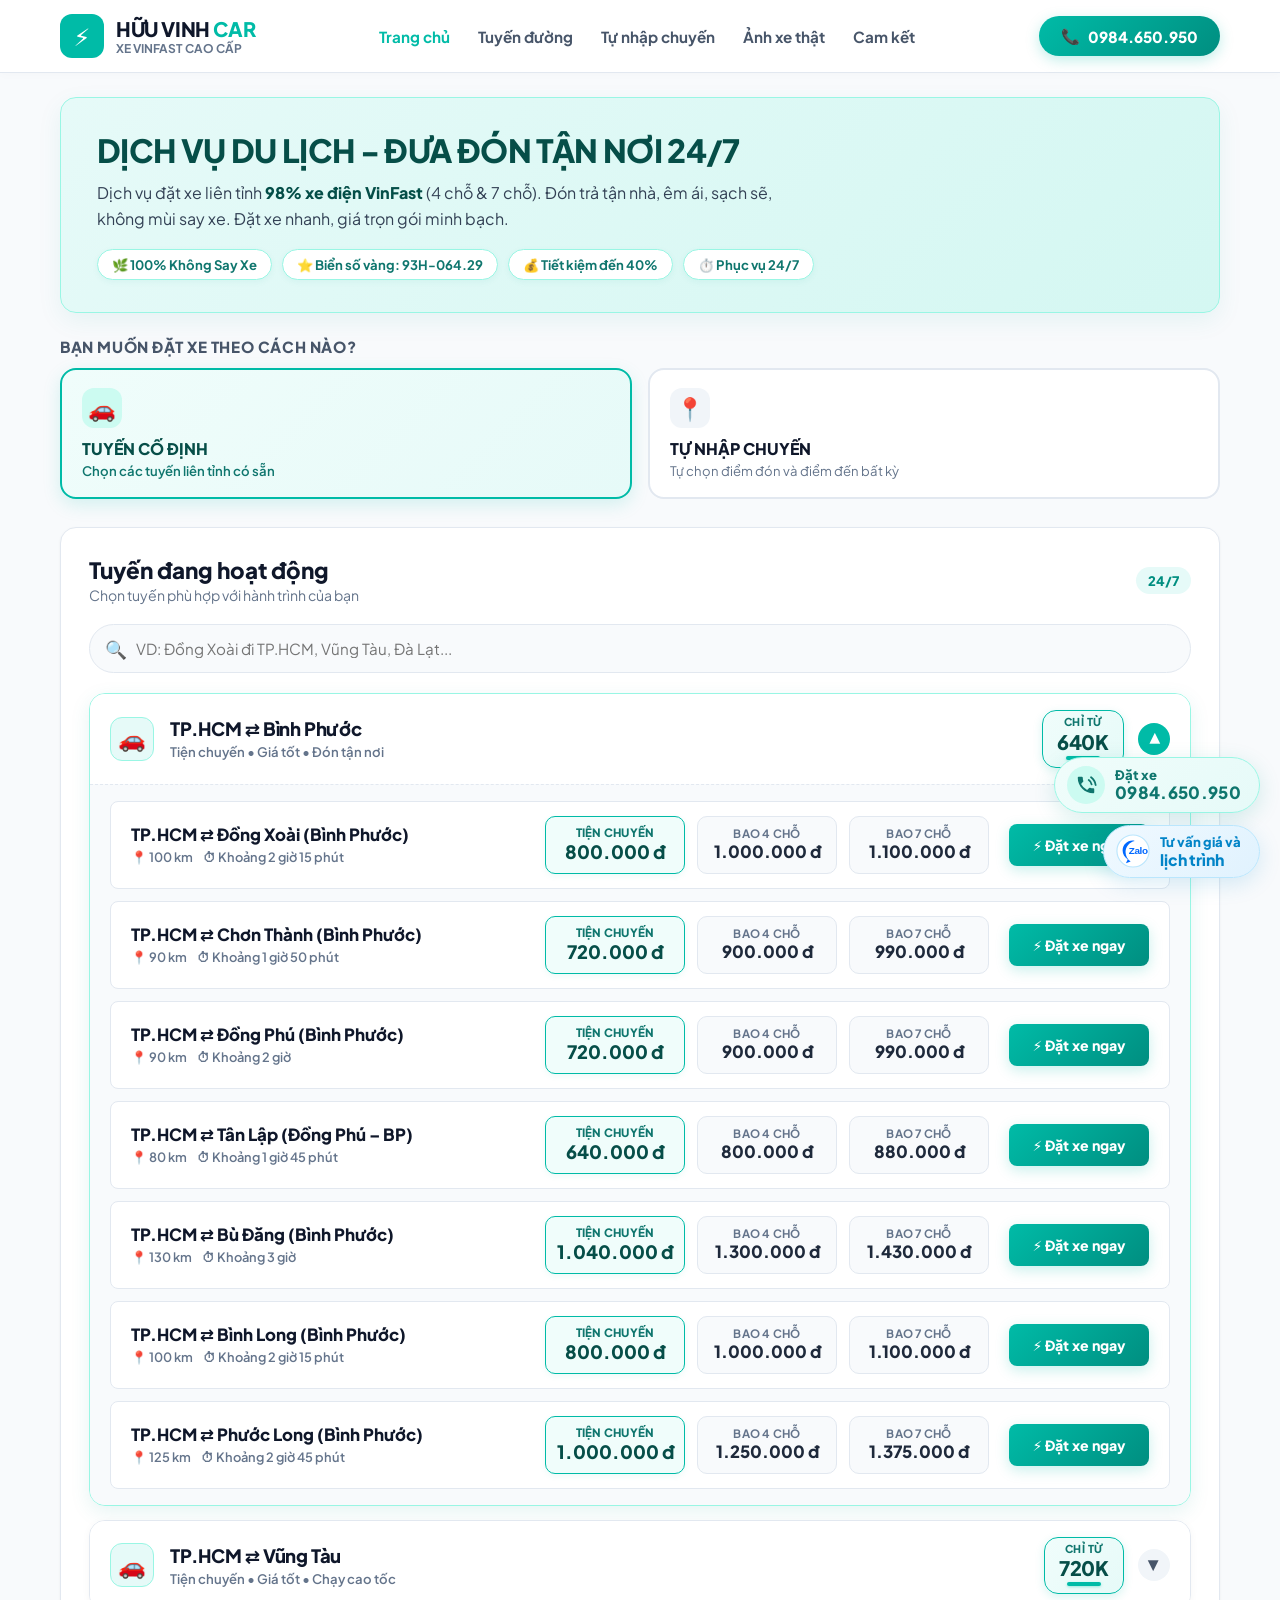
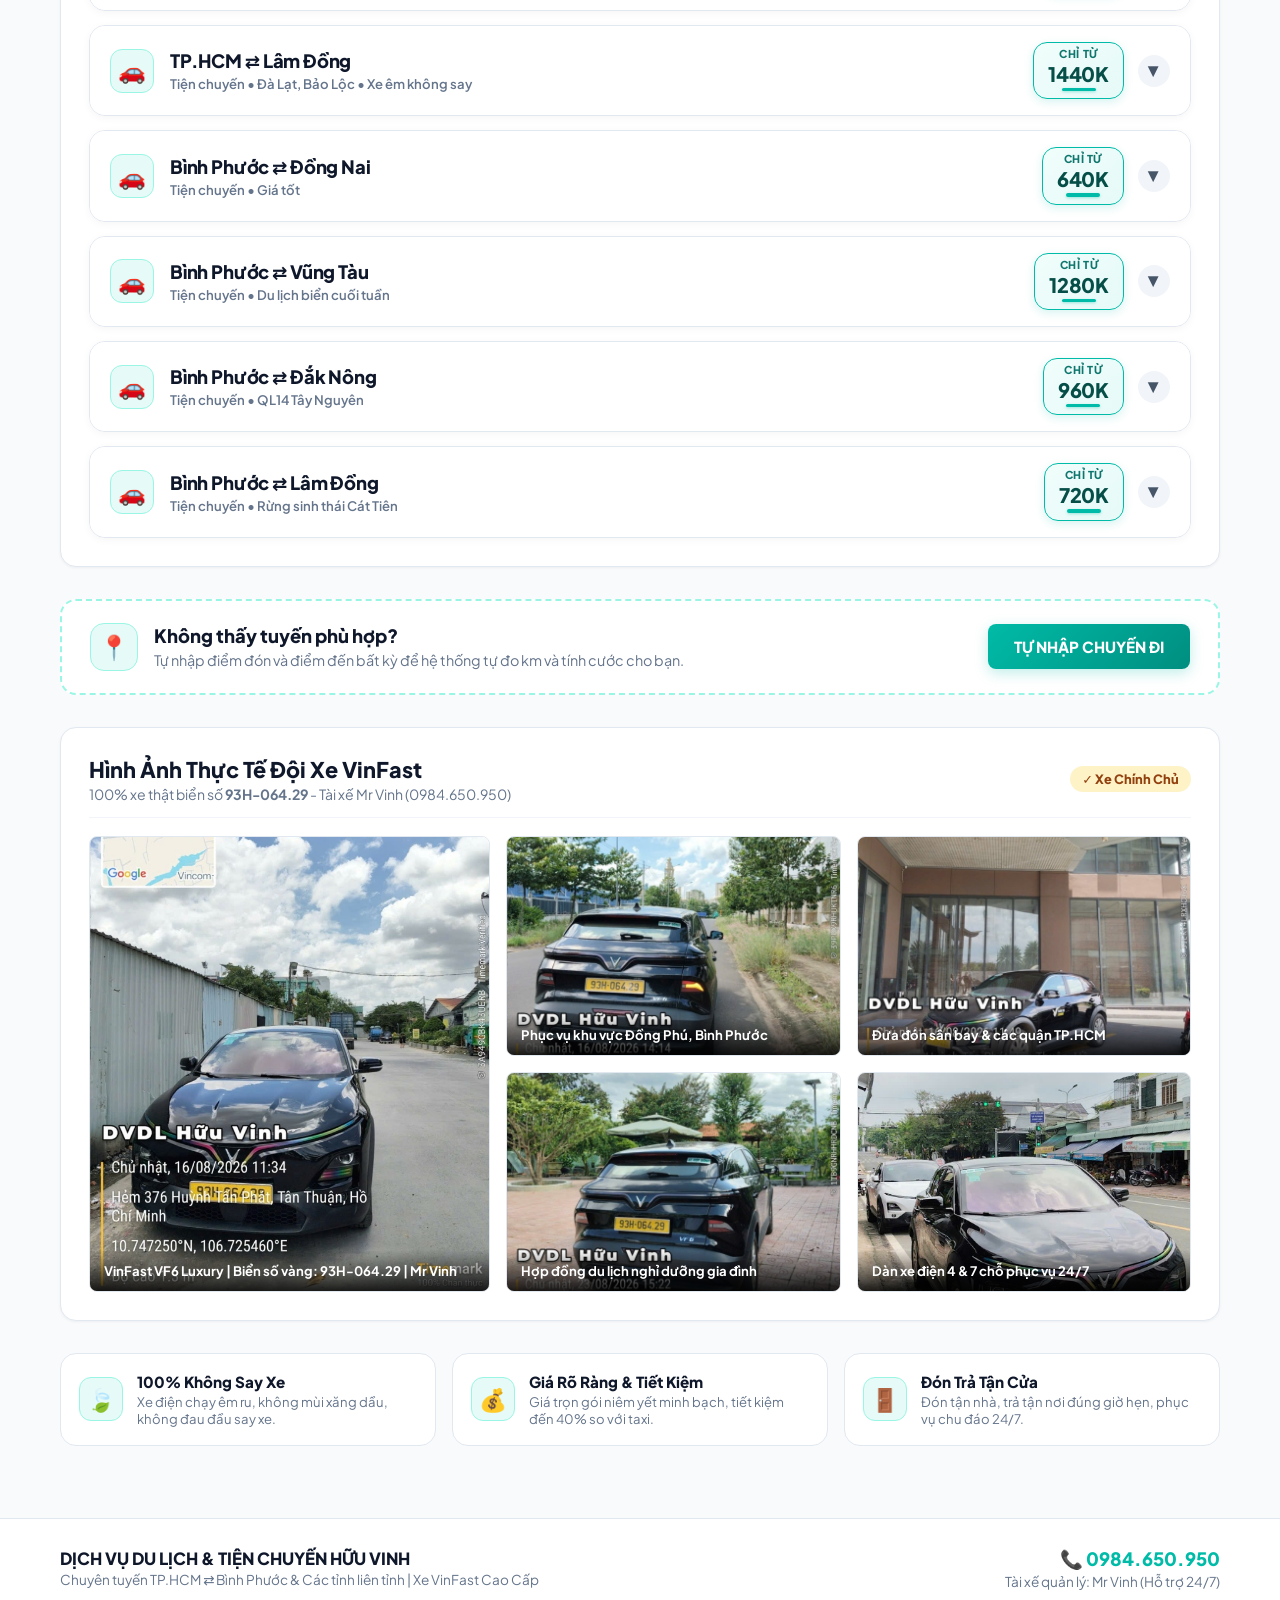
<file: index.html>
<!DOCTYPE html>
<html lang="vi">
<head>
  <meta charset="UTF-8" />
  <meta name="viewport" content="width=device-width, initial-scale=1.0" />
  <title>DỊCH VỤ DU LỊCH - ĐƯA ĐÓN TẬN NƠI 24/7 | Hữu Vinh Car</title>
  
  <!-- SEO Meta Tags -->
  <meta name="description" content="Dịch vụ đặt xe liên tỉnh 98% xe điện VinFast (4 chỗ & 7 chỗ) - Dịch Vụ Du Lịch Đưa Đón Tận Nơi 24/7. Các tuyến TP.HCM - Bình Phước, Vũng Tàu, Đà Lạt. Sạch sẽ, không mùi say xe. Mr Vinh: 0984.650.950." />
  <meta name="keywords" content="dich vu du lich dua don tan noi 24/7, xe tien chuyen tphcm binh phuoc, xe tien chuyen dong xoai, dat xe vinfast binh phuoc, xe tien chuyen huu vinh, mr vinh 0984650950" />
  <meta name="author" content="Dịch Vụ Du Lịch Hữu Vinh" />
  <meta name="robots" content="index, follow" />
  <link rel="canonical" href="https://nhaxehuuvinh.vn/" />

  <!-- Open Graph / Facebook -->
  <meta property="og:type" content="website" />
  <meta property="og:url" content="https://nhaxehuuvinh.vn/" />
  <meta property="og:title" content="DỊCH VỤ DU LỊCH - ĐƯA ĐÓN TẬN NƠI 24/7 | Hữu Vinh Car" />
  <meta property="og:description" content="Dịch vụ đặt xe liên tỉnh 98% xe điện VinFast (4 chỗ & 7 chỗ). Đón trả tận nhà, êm ái, sạch sẽ, không mùi say xe. Hotline/Zalo: 0984.650.950." />
  <meta property="og:image" content="assets/images/vinfast-1-huu-vinh.jpg" />

  <!-- Stylesheet -->
  <link rel="stylesheet" href="assets/css/style.css?v=3.4" />

  <!-- Structured Data JSON-LD (SEO) -->
  <script type="application/ld+json">
  {
    "@context": "https://schema.org",
    "@type": "TaxiService",
    "name": "Dịch Vụ Du Lịch & Tiện Chuyến Hữu Vinh",
    "image": "assets/images/vinfast-1-huu-vinh.jpg",
    "@id": "https://nhaxehuuvinh.vn",
    "url": "https://nhaxehuuvinh.vn",
    "telephone": "0984650950",
    "priceRange": "450000VND - 3150000VND",
    "address": {
      "@type": "PostalAddress",
      "streetAddress": "Đồng Phú / Đồng Xoài, Bình Phước & TP. Hồ Chí Minh",
      "addressLocality": "Đồng Xoài",
      "addressRegion": "Bình Phước",
      "addressCountry": "VN"
    },
    "openingHoursSpecification": {
      "@type": "OpeningHoursSpecification",
      "dayOfWeek": ["Monday", "Tuesday", "Wednesday", "Thursday", "Friday", "Saturday", "Sunday"],
      "opens": "00:00",
      "closes": "23:59"
    },
    "aggregateRating": {
      "@type": "AggregateRating",
      "ratingValue": "4.9",
      "reviewCount": "168"
    }
  }
  </script>
</head>
<body>

  <!-- Header Chuẩn Desktop & Mobile -->
  <header class="site-header">
    <div class="header-container">
      <a href="index.html" class="brand-wrapper">
        <div class="brand-badge-icon">⚡</div>
        <div class="brand-info">
          <h1>HỮU VINH <span>CAR</span></h1>
          <p>Xe VinFast Cao Cấp</p>
        </div>
      </a>

      <nav class="header-nav">
        <a href="index.html" class="active">Trang chủ</a>
        <a href="#tuyen-duong">Tuyến đường</a>
        <a href="booking-custom.html">Tự nhập chuyến</a>
        <a href="#doi-xe">Ảnh xe thật</a>
        <a href="#cam-ket">Cam kết</a>
      </nav>

      <a href="tel:0984650950" class="header-cta-btn">
        <span>📞</span> 0984.650.950
      </a>
    </div>
  </header>

  <!-- Main Content Wrapper -->
  <main class="main-wrapper">

    <!-- Hero Banner Card (Sáng sủa, Đơn giản, Chuyên nghiệp) -->
    <section class="hero-banner-card">
      <div class="hero-banner-content">
        <h2>DỊCH VỤ DU LỊCH - ĐƯA ĐÓN TẬN NƠI 24/7</h2>
        <p>
          Dịch vụ đặt xe liên tỉnh <strong>98% xe điện VinFast</strong> (4 chỗ & 7 chỗ). Đón trả tận nhà, êm ái, sạch sẽ, không mùi say xe. Đặt xe nhanh, giá trọn gói minh bạch.
        </p>
        <div class="hero-badges-row">
          <span class="hero-pill-badge">🌿 100% Không Say Xe</span>
          <span class="hero-pill-badge">⭐ Biển số vàng: 93H-064.29</span>
          <span class="hero-pill-badge">💰 Tiết kiệm đến 40%</span>
          <span class="hero-pill-badge">⏱️ Phục vụ 24/7</span>
        </div>
      </div>
    </section>

    <!-- 2 Nút Chọn Cách Đặt Xe (Chuẩn TienChuyen24h) -->
    <section class="booking-mode-selector">
      <p class="booking-mode-title">Bạn muốn đặt xe theo cách nào?</p>
      <div class="mode-buttons-grid">
        <button type="button" class="mode-btn active" onclick="document.getElementById('tuyen-duong').scrollIntoView({behavior: 'smooth'})">
          <div class="mode-btn-icon">🚗</div>
          <div class="mode-btn-title">TUYẾN CỐ ĐỊNH</div>
          <div class="mode-btn-desc">Chọn các tuyến liên tỉnh có sẵn</div>
        </button>

        <a href="booking-custom.html" class="mode-btn">
          <div class="mode-btn-icon">📍</div>
          <div class="mode-btn-title" style="color: var(--slate-900);">TỰ NHẬP CHUYẾN</div>
          <div class="mode-btn-desc">Tự chọn điểm đón và điểm đến bất kỳ</div>
        </a>
      </div>
    </section>

    <!-- Tuyến Đang Hoạt Động (Danh Sách Thẻ Phẳng Chuẩn TienChuyen24h) -->
    <section class="routes-section-card" id="tuyen-duong">
      <div class="routes-header">
        <div>
          <h3>Tuyến đang hoạt động</h3>
          <p>Chọn tuyến phù hợp với hành trình của bạn</p>
        </div>
        <span class="badge-247">24/7</span>
      </div>

      <!-- Ô Tìm Kiếm Nhanh (Chuẩn TienChuyen24h) -->
      <div class="routes-search-bar">
        <span class="search-icon">🔍</span>
        <input type="text" id="routeSearchInput" class="search-input-field" placeholder="VD: Đồng Xoài đi TP.HCM, Vũng Tàu, Đà Lạt..." />
      </div>

      <!-- Danh Sách Cụm Tuyến Nằm Ngang (Horizontal Accordion) -->
      <div class="cluster-horizontal-list" id="routesClusterContainer">
        <!-- Render tự động bởi app.js -->
      </div>
    </section>

    <!-- Banner Khối Nhắc "Tự Nhập Chuyến Đi" -->
    <section class="custom-route-prompt">
      <div class="prompt-left">
        <div class="prompt-icon">📍</div>
        <div class="prompt-text">
          <h4>Không thấy tuyến phù hợp?</h4>
          <p>Tự nhập điểm đón và điểm đến bất kỳ để hệ thống tự đo km và tính cước cho bạn.</p>
        </div>
      </div>
      <a href="booking-custom.html" class="btn-prompt-custom">
        TỰ NHẬP CHUYẾN ĐI
      </a>
    </section>

    <!-- Showcase 5 Ảnh Xe Thật VinFast Của Mr Vinh (93H-064.29) -->
    <section class="real-fleet-section" id="doi-xe">
      <div class="fleet-section-header">
        <div>
          <h3>Hình Ảnh Thực Tế Đội Xe VinFast</h3>
          <p style="font-size: 0.88rem; color: var(--slate-500); margin-top: 2px;">
            100% xe thật biển số <strong>93H-064.29</strong> - Tài xế Mr Vinh (0984.650.950)
          </p>
        </div>
        <span class="badge-real-car">✓ Xe Chính Chủ</span>
      </div>

      <div class="fleet-gallery-grid">
        <!-- Ảnh chính lớn: Mặt trước xe VF6 biển số 93H-064.29 -->
        <div class="fleet-img-card large">
          <img src="assets/images/vinfast-1-huu-vinh.jpg" alt="Xe điện VinFast VF6 Hữu Vinh biển số 93H-064.29" loading="lazy" />
          <div class="fleet-img-caption">
            VinFast VF6 Luxury | Biển số vàng: 93H-064.29 | Mr Vinh
          </div>
        </div>

        <!-- Ảnh 2: Đuôi xe tại Đồng Phú -->
        <div class="fleet-img-card">
          <img src="assets/images/vinfast-2-dong-phu.jpg" alt="VinFast VF6 tại Đồng Phú Bình Phước" loading="lazy" />
          <div class="fleet-img-caption">
            Phục vụ khu vực Đồng Phú, Bình Phước
          </div>
        </div>

        <!-- Ảnh 3: Sảnh cao ốc sang trọng -->
        <div class="fleet-img-card">
          <img src="assets/images/vinfast-3-resort.jpg" alt="VinFast đón trả khách sảnh VIP TP.HCM" loading="lazy" />
          <div class="fleet-img-caption">
            Đưa đón sân bay & các quận TP.HCM
          </div>
        </div>

        <!-- Ảnh 4: Resort sinh thái -->
        <div class="fleet-img-card">
          <img src="assets/images/vinfast-4-binh-phuoc.jpg" alt="Xe du lịch Hữu Vinh tại resort" loading="lazy" />
          <div class="fleet-img-caption">
            Hợp đồng du lịch nghỉ dưỡng gia đình
          </div>
        </div>

        <!-- Ảnh 5: Dàn xe của hệ thống -->
        <div class="fleet-img-card">
          <img src="assets/images/vinfast-5-fleet.png" alt="Dàn xe điện VinFast của hệ thống Hữu Vinh" loading="lazy" />
          <div class="fleet-img-caption">
            Dàn xe điện 4 & 7 chỗ phục vụ 24/7
          </div>
        </div>
      </div>
    </section>

    <!-- Cam Kết Dịch Vụ Gọn Gàng -->
    <section class="commitments-row" id="cam-ket">
      <div class="commit-box">
        <div class="commit-icon">🍃</div>
        <div class="commit-text">
          <h5>100% Không Say Xe</h5>
          <p>Xe điện chạy êm ru, không mùi xăng dầu, không đau đầu say xe.</p>
        </div>
      </div>

      <div class="commit-box">
        <div class="commit-icon">💰</div>
        <div class="commit-text">
          <h5>Giá Rõ Ràng & Tiết Kiệm</h5>
          <p>Giá trọn gói niêm yết minh bạch, tiết kiệm đến 40% so với taxi.</p>
        </div>
      </div>

      <div class="commit-box">
        <div class="commit-icon">🚪</div>
        <div class="commit-text">
          <h5>Đón Trả Tận Cửa</h5>
          <p>Đón tận nhà, trả tận nơi đúng giờ hẹn, phục vụ chu đáo 24/7.</p>
        </div>
      </div>
    </section>

  </main>

  <!-- Footer Tinh Gọn -->
  <footer class="clean-footer">
    <div class="footer-content">
      <div class="footer-brand-text">
        <h4>DỊCH VỤ DU LỊCH & TIỆN CHUYẾN HỮU VINH</h4>
        <p>Chuyên tuyến TP.HCM ⇄ Bình Phước & Các tỉnh liên tỉnh | Xe VinFast Cao Cấp</p>
      </div>
      <div class="footer-contact-block">
        <div class="footer-hotline">📞 0984.650.950</div>
        <p style="font-size: 0.85rem; color: var(--slate-500); margin-top: 2px;">Tài xế quản lý: Mr Vinh (Hỗ trợ 24/7)</p>
      </div>
    </div>
  </footer>

  <!-- 2 Nút Floating Nổi Zalo & Đặt Xe (Chuẩn Xanh SM & Green SM) -->
  <div class="quick-contact-floating" aria-label="Liên hệ nhanh">
    <!-- Nút Đặt Xe (Gọi Điện) -->
    <a href="tel:0984650950" class="floating-pill-btn btn-call" title="Đặt xe ngay: 0984.650.950">
      <div class="pill-icon-box icon-call">
        <svg width="22" height="22" viewBox="0 0 24 24" fill="none">
          <path d="M6.62 10.79a15.46 15.46 0 0 0 6.59 6.59l2.2-2.2a1 1 0 0 1 1.02-.24 11.4 11.4 0 0 0 3.57.57 1 1 0 0 1 1 1V20a1 1 0 0 1-1 1C10.61 21 3 13.39 3 4a1 1 0 0 1 1-1h3.5a1 1 0 0 1 1 1c0 1.25.2 2.45.57 3.57a1 1 0 0 1-.25 1.02l-2.2 2.2Z" fill="#0F766E"/>
          <path d="M15 6.5c1.8 1.2 2.7 2.8 3.1 4.8" stroke="#0F766E" stroke-width="2" stroke-linecap="round"/>
          <path d="M17.5 3.5c3 2.2 4.6 5 5 8.5" stroke="#0F766E" stroke-width="2" stroke-linecap="round"/>
        </svg>
      </div>
      <div class="pill-text-box">
        <span class="pill-label">Đặt xe</span>
        <span class="pill-highlight">0984.650.950</span>
      </div>
    </a>

    <!-- Nút Zalo Tư Vấn Giá & Lịch Trình -->
    <a href="https://zalo.me/0984650950" target="_blank" rel="noopener noreferrer" class="floating-pill-btn btn-zalo" title="Tư vấn giá và lịch trình qua Zalo">
      <div class="pill-icon-box icon-zalo">
        <svg width="34" height="34" viewBox="0 0 36 36" fill="none">
          <circle cx="18" cy="18" r="17" fill="#FFFFFF" stroke="#BAE6FD" stroke-width="1.2"/>
          <path d="M7 17.5C7 11.7 11.7 7 17.5 7C18.3 7 19.1 7.1 19.8 7.3C14.3 8.5 10.1 13.3 10.1 19.1C10.1 23.3 12.3 27 15.5 29L10.5 31L12.4 27C9.1 24.5 7 21.2 7 17.5Z" fill="#0068FF"/>
          <text x="13.5" y="21.5" font-family="-apple-system, BlinkMacSystemFont, 'Segoe UI', Roboto, 'Helvetica Neue', Arial, sans-serif" font-size="10.5" font-weight="900" fill="#0068FF" letter-spacing="-0.4">Zalo</text>
        </svg>
      </div>
      <div class="pill-text-box">
        <span class="pill-label-top">Tư vấn giá và</span>
        <span class="pill-label-bottom">lịch trình</span>
      </div>
    </a>
  </div>

  <!-- Modal Đặt Xe Nhanh Gọn -->
  <div class="modal-backdrop" id="bookingModal">
    <div class="modal-content-card">
      <div class="modal-header-bar">
        <h3 id="modalRouteTitle">Đặt Chuyến Xe</h3>
        <span class="modal-close-icon" id="closeModalBtn">&times;</span>
      </div>
      <div class="modal-inner-body">
        
        <!-- Tóm tắt cước phí -->
        <div style="background: #F0FDFB; border: 1.5px solid #99F6E4; border-radius: var(--radius-sm); padding: 12px; margin-bottom: 16px;">
          <div style="font-size: 0.82rem; color: #0F766E; font-weight: 700;" id="modalDistance">
            Khoảng cách ước tính
          </div>
          <div style="display: flex; justify-content: space-between; font-size: 0.9rem; margin-top: 4px;">
            <span style="color: #0F766E; font-weight: 700;">Vé Tiện chuyến:</span>
            <strong style="color: #064E48; font-size: 1.1rem; font-weight: 900;" id="modalPriceTienChuyen">0 đ</strong>
          </div>
          <div style="display: flex; justify-content: space-between; font-size: 0.85rem; color: var(--slate-600); margin-top: 2px;">
            <span>Bao xe 4 chỗ: <strong id="modalPrice4Seats" style="color: var(--slate-800);">0 đ</strong></span>
            <span>Bao xe 7 chỗ: <strong id="modalPrice7Seats" style="color: var(--slate-800);">0 đ</strong></span>
          </div>
        </div>

        <form id="modalBookingForm">
          <input type="hidden" name="routeName" id="modalInputRoute" value="" />

          <div class="form-field">
            <label class="form-field-label">Chiều di chuyển:</label>
            <div class="toggle-pills">
              <div class="toggle-pill">
                <input type="radio" name="tripType" id="modalTripOne" value="oneway" checked />
                <label for="modalTripOne">1 Chiều</label>
              </div>
              <div class="toggle-pill">
                <input type="radio" name="tripType" id="modalTripRound" value="roundtrip" />
                <label for="modalTripRound">Khứ Hồi (-40%)</label>
              </div>
            </div>
          </div>

          <div class="form-field">
            <label class="form-field-label">Loại xe:</label>
            <div class="toggle-pills">
              <div class="toggle-pill">
                <input type="radio" name="carType" id="modalCar4" value="4seats" checked />
                <label for="modalCar4">🚗 Xe 4 chỗ</label>
              </div>
              <div class="toggle-pill">
                <input type="radio" name="carType" id="modalCar7" value="7seats" />
                <label for="modalCar7">🚙 Xe 7 chỗ</label>
              </div>
            </div>
          </div>

          <div class="form-field">
            <label class="form-field-label">Hình thức:</label>
            <div class="toggle-pills">
              <div class="toggle-pill">
                <input type="radio" name="serviceType" id="modalServTien" value="tienchuyen" checked />
                <label for="modalServTien">Vé Tiện Chuyến</label>
              </div>
              <div class="toggle-pill">
                <input type="radio" name="serviceType" id="modalServBao" value="baoxe" />
                <label for="modalServBao">Bao Xe Riêng</label>
              </div>
            </div>
          </div>

          <div class="form-field">
            <label class="form-field-label">Địa chỉ đón cụ thể:</label>
            <input type="text" name="pickupAddress" id="modalPickupInput" class="form-input" placeholder="Số nhà, tên đường, phường/xã..." required />
            <button type="button" class="btn-gps-current" data-target-input="modalPickupInput" style="margin-top: 4px; font-size: 0.8rem; color: var(--primary); font-weight: 700;">
              ◎ Lấy vị trí GPS hiện tại của bạn
            </button>
          </div>

          <div class="form-grid-2">
            <div class="form-field">
              <label class="form-field-label">Ngày đón:</label>
              <input type="date" name="travelDate" id="modalTravelDate" class="form-input" required />
            </div>
            <div class="form-field">
              <label class="form-field-label">Giờ đón:</label>
              <input type="time" name="travelTime" value="08:00" class="form-input" required />
            </div>
          </div>

          <div class="form-grid-2">
            <div class="form-field">
              <label class="form-field-label">Họ và tên:</label>
              <input type="text" name="customerName" class="form-input" placeholder="Anh / Chị..." required />
            </div>
            <div class="form-field">
              <label class="form-field-label">Số điện thoại đón:</label>
              <input type="tel" name="customerPhone" class="form-input" placeholder="09xx.xxx.xxx" required />
            </div>
          </div>

          <button type="submit" class="btn-modal-submit">
            💬 XÁC NHẬN & GỬI QUA ZALO
          </button>
        </form>
      </div>
    </div>
  </div>

  <!-- Scripts -->
  <script src="assets/js/routes-data.js?v=3.0"></script>
  <script src="assets/js/fare-calculator.js?v=3.0"></script>
  <script src="assets/js/app.js?v=3.0"></script>
</body>
</html>
</file>
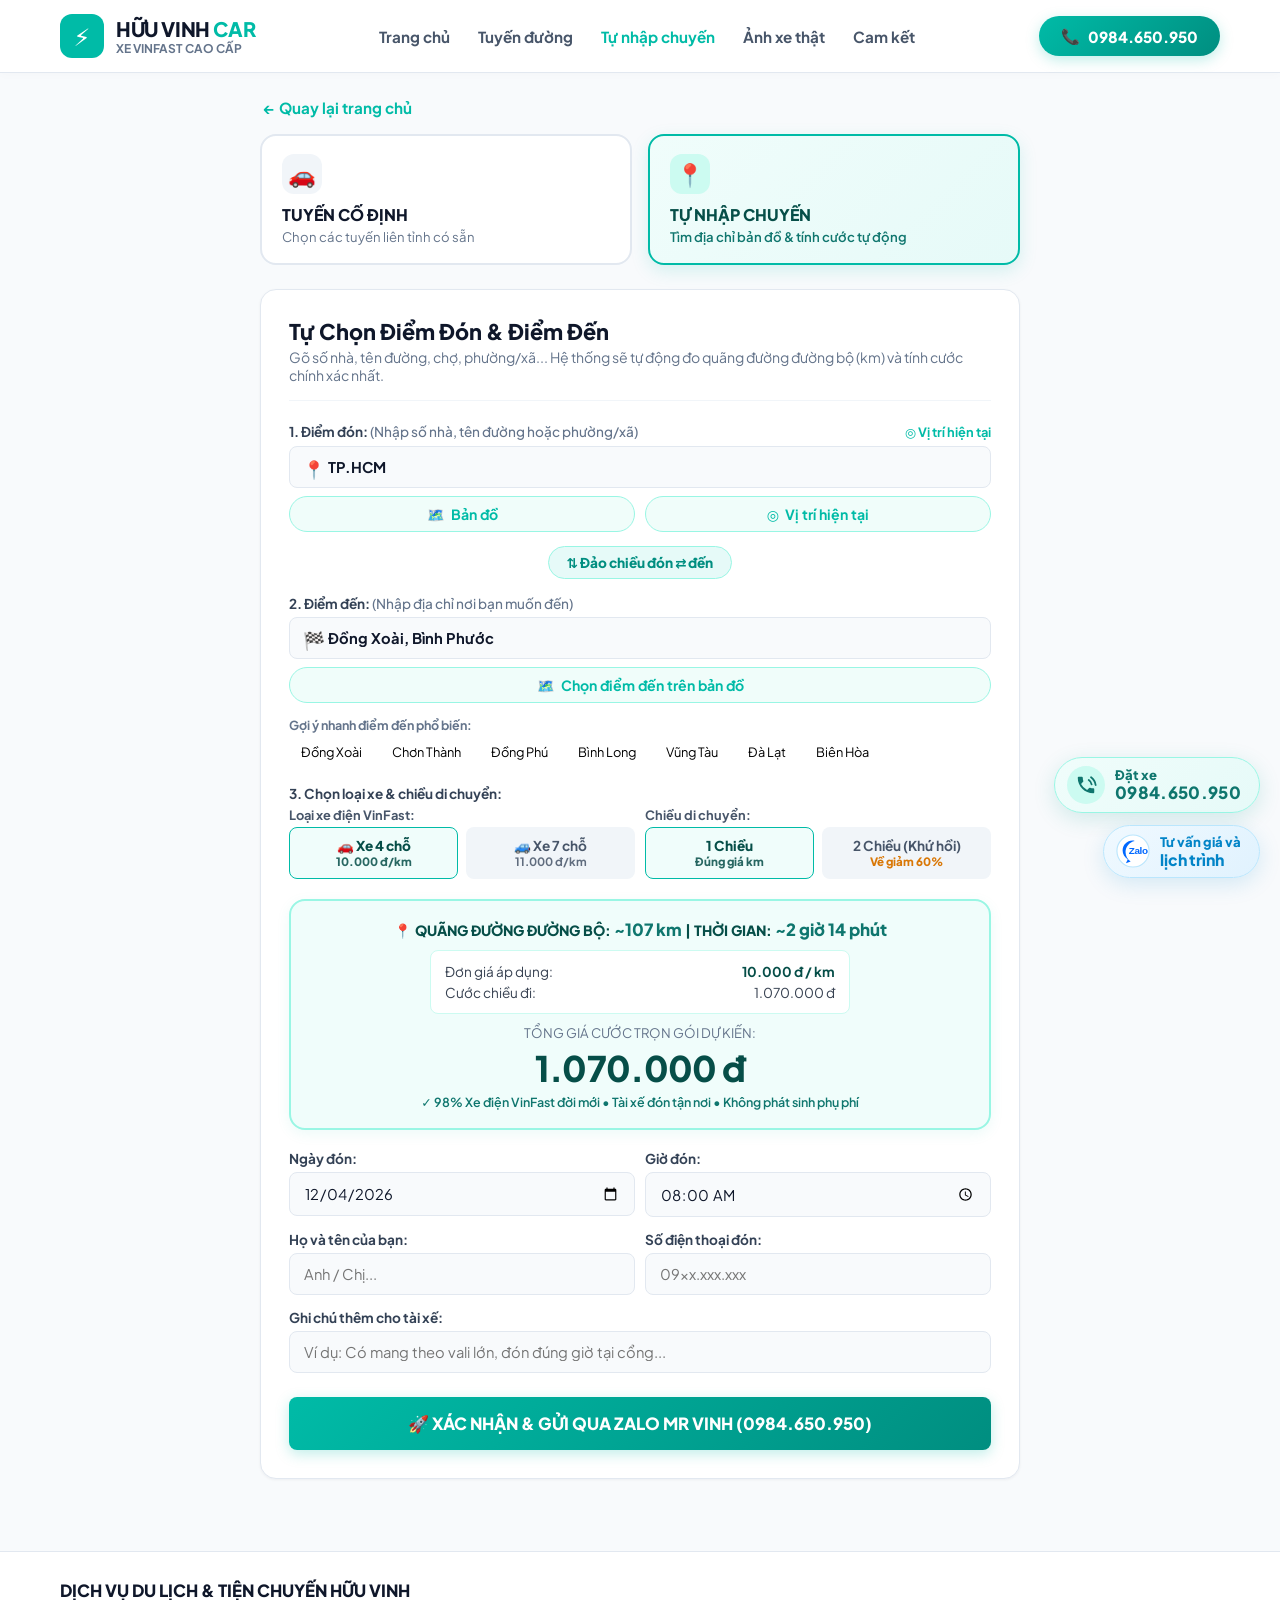
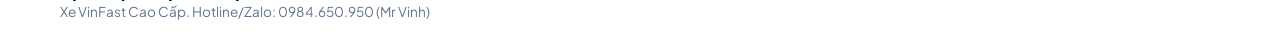
<file: booking-custom.html>
<!DOCTYPE html>
<html lang="vi">
<head>
  <meta charset="UTF-8" />
  <meta name="viewport" content="width=device-width, initial-scale=1.0" />
  <title>Tự Nhập Chuyến Đi & Tính Cước Tự Động | DỊCH VỤ DU LỊCH - ĐƯA ĐÓN TẬN NƠI 24/7</title>
  
  <meta name="description" content="Tự chọn điểm đón và điểm đến chuẩn xác theo bản đồ vệ tinh. Hệ thống tự động đo km thực tế và tính cước theo đơn giá 8k/km (4 chỗ) và 9k/km (7 chỗ), chiều về giảm 60%. Mr Vinh: 0984.650.950." />
  <meta name="keywords" content="tinh gia xe tien chuyen, dat xe vinfast tu nhap diem don, 8k/km xe 4 cho, 9k/km xe 7 cho, giam 60% chieu ve" />
  <meta name="robots" content="index, follow" />
  <link rel="canonical" href="https://nhaxehuuvinh.vn/booking-custom.html" />

  <!-- Leaflet Map Stylesheet -->
  <link rel="stylesheet" href="assets/vendor/leaflet/leaflet.css" />
  <link rel="stylesheet" href="assets/css/style.css?v=3.4" />
</head>
<body>

  <!-- Header -->
  <header class="site-header">
    <div class="header-container">
      <a href="index.html" class="brand-wrapper">
        <div class="brand-badge-icon">⚡</div>
        <div class="brand-info">
          <h1>HỮU VINH <span>CAR</span></h1>
          <p>Xe VinFast Cao Cấp</p>
        </div>
      </a>

      <nav class="header-nav">
        <a href="index.html">Trang chủ</a>
        <a href="index.html#tuyen-duong">Tuyến đường</a>
        <a href="booking-custom.html" class="active">Tự nhập chuyến</a>
        <a href="index.html#doi-xe">Ảnh xe thật</a>
        <a href="index.html#cam-ket">Cam kết</a>
      </nav>

      <a href="tel:0984650950" class="header-cta-btn">
        <span>📞</span> 0984.650.950
      </a>
    </div>
  </header>

  <!-- Main Container -->
  <main class="main-wrapper" style="max-width: 800px;">

    <!-- Nút Quay lại -->
    <div style="margin-bottom: 16px; padding: 0 4px;">
      <a href="index.html" style="display: inline-flex; align-items: center; gap: 6px; font-weight: 700; color: var(--primary); font-size: 0.95rem;">
        ← Quay lại trang chủ
      </a>
    </div>

    <!-- 2 Nút Chọn Cách Đặt Xe (Để khách dễ dàng chuyển đổi) -->
    <section class="booking-mode-selector" style="margin-bottom: 24px;">
      <div class="mode-buttons-grid">
        <a href="index.html#tuyen-duong" class="mode-btn">
          <div class="mode-btn-icon">🚗</div>
          <div class="mode-btn-title" style="color: var(--slate-900);">TUYẾN CỐ ĐỊNH</div>
          <div class="mode-btn-desc">Chọn các tuyến liên tỉnh có sẵn</div>
        </a>

        <button type="button" class="mode-btn active">
          <div class="mode-btn-icon">📍</div>
          <div class="mode-btn-title">TỰ NHẬP CHUYẾN</div>
          <div class="mode-btn-desc">Tìm địa chỉ bản đồ & tính cước tự động</div>
        </button>
      </div>
    </section>

    <!-- Card Tự Nhập Chuyến (Chuẩn Y Hệt Ảnh Mẫu TienChuyen24h) -->
    <section class="routes-section-card" style="padding: 28px;">
      <div style="margin-bottom: 22px; border-bottom: 1px solid var(--slate-100); padding-bottom: 16px;">
        <h3 style="font-size: 1.35rem; font-weight: 900; color: var(--slate-900);">
          Tự Chọn Điểm Đón & Điểm Đến
        </h3>
        <p style="font-size: 0.88rem; color: var(--slate-500); margin-top: 3px;">
          Gõ số nhà, tên đường, chợ, phường/xã... Hệ thống sẽ tự động đo quãng đường đường bộ (km) và tính cước chính xác nhất.
        </p>
      </div>

      <form id="customBookingForm">
        
        <!-- 1. Điểm Đón (Có Autocomplete Gợi Ý Địa Chỉ Bản Đồ) -->
        <div class="form-field">
          <div style="display: flex; justify-content: space-between; align-items: center; margin-bottom: 6px;">
            <label class="form-field-label" style="margin-bottom: 0;">
              <strong>1. Điểm đón:</strong> <span style="font-weight: 500; color: var(--slate-500);">(Nhập số nhà, tên đường hoặc phường/xã)</span>
            </label>
            <button type="button" id="btnGpsPickup" style="font-size: 0.8rem; color: var(--primary); font-weight: 700; display: inline-flex; align-items: center; gap: 4px;">
              ◎ Vị trí hiện tại
            </button>
          </div>

          <div class="autocomplete-container">
            <input 
              type="text" 
              id="customPickup" 
              name="pickupAddress" 
              class="form-input" 
              style="font-weight: 700; padding-left: 38px;" 
              placeholder="VD: 400 Liên Phường, Quận 9, TP.HCM..." 
              value="TP.HCM" 
              autocomplete="off"
              required 
            />
            <span style="position: absolute; left: 14px; top: 12px; font-size: 1.1rem; pointer-events: none;">📍</span>
            <!-- Dropdown gợi ý địa chỉ chuẩn bản đồ -->
            <div class="autocomplete-dropdown" id="pickupDropdown"></div>
          </div>

          <!-- Các nút hành động bản đồ & GPS cho Điểm đón -->
          <div class="field-action-buttons">
            <button type="button" class="btn-location-action" id="btnOpenMapPickup">
              <span>🗺️</span> Bản đồ
            </button>
            <button type="button" class="btn-location-action" id="btnGpsPickup">
              <span>◎</span> Vị trí hiện tại
            </button>
          </div>
        </div>

        <!-- Nút Đảo Chiều -->
        <div style="display: flex; justify-content: center; margin: 10px 0 16px;">
          <button type="button" id="btnSwapLocations" style="padding: 7px 18px; background: var(--primary-light); color: var(--primary-dark); font-weight: 800; font-size: 0.85rem; border-radius: var(--radius-full); display: inline-flex; align-items: center; gap: 6px; border: 1px solid var(--primary-border);">
            ⇅ Đảo chiều đón ⇄ đến
          </button>
        </div>

        <!-- 2. Điểm Đến (Có Autocomplete Gợi Ý Địa Chỉ Bản Đồ) -->
        <div class="form-field">
          <label class="form-field-label">
            <strong>2. Điểm đến:</strong> <span style="font-weight: 500; color: var(--slate-500);">(Nhập địa chỉ nơi bạn muốn đến)</span>
          </label>

          <div class="autocomplete-container" style="margin-bottom: 8px;">
            <input 
              type="text" 
              id="customDropoff" 
              name="dropoffAddress" 
              class="form-input" 
              style="font-weight: 700; padding-left: 38px;" 
              placeholder="VD: Chợ Đồng Xoài, Bình Phước hoặc TP. Vũng Tàu..." 
              value="Đồng Xoài, Bình Phước" 
              autocomplete="off"
              required 
            />
            <span style="position: absolute; left: 14px; top: 12px; font-size: 1.1rem; pointer-events: none;">🏁</span>
            <!-- Dropdown gợi ý địa chỉ chuẩn bản đồ -->
            <div class="autocomplete-dropdown" id="dropoffDropdown"></div>
          </div>

          <!-- Nút chọn điểm đến trên bản đồ Google Map -->
          <div class="field-action-buttons" style="margin-bottom: 12px;">
            <button type="button" class="btn-location-action btn-full" id="btnOpenMapDropoff">
              <span>🗺️</span> Chọn điểm đến trên bản đồ
            </button>
          </div>
        </div>

        <!-- Các thẻ chọn nhanh điểm đến -->
        <div style="margin-bottom: 20px;">
          <span style="font-size: 0.78rem; font-weight: 700; color: var(--slate-500); display: block; margin-bottom: 6px;">
            Gợi ý nhanh điểm đến phổ biến:
          </span>
          <div style="display: flex; flex-wrap: wrap; gap: 6px;">
            <button type="button" class="filter-tab-item" style="padding: 5px 12px; font-size: 0.8rem;" onclick="setQuickDropoff('Đồng Xoài, Bình Phước', 11.5333, 106.8833)">Đồng Xoài</button>
            <button type="button" class="filter-tab-item" style="padding: 5px 12px; font-size: 0.8rem;" onclick="setQuickDropoff('Chơn Thành, Bình Phước', 11.4167, 106.6667)">Chơn Thành</button>
            <button type="button" class="filter-tab-item" style="padding: 5px 12px; font-size: 0.8rem;" onclick="setQuickDropoff('Đồng Phú, Bình Phước', 11.5000, 106.9500)">Đồng Phú</button>
            <button type="button" class="filter-tab-item" style="padding: 5px 12px; font-size: 0.8rem;" onclick="setQuickDropoff('Bình Long, Bình Phước', 11.6500, 106.6000)">Bình Long</button>
            <button type="button" class="filter-tab-item" style="padding: 5px 12px; font-size: 0.8rem;" onclick="setQuickDropoff('TP. Vũng Tàu, Bà Rịa - Vũng Tàu', 10.3460, 107.0843)">Vũng Tàu</button>
            <button type="button" class="filter-tab-item" style="padding: 5px 12px; font-size: 0.8rem;" onclick="setQuickDropoff('TP. Đà Lạt, Lâm Đồng', 11.9404, 108.4583)">Đà Lạt</button>
            <button type="button" class="filter-tab-item" style="padding: 5px 12px; font-size: 0.8rem;" onclick="setQuickDropoff('TP. Biên Hòa, Đồng Nai', 10.9574, 106.8427)">Biên Hòa</button>
          </div>
        </div>

        <!-- 3. Xe & Hình Thức Chuyến (Niêm yết 8k/km và 9k/km, chiều về giảm 60%) -->
        <div style="margin-bottom: 18px;">
          <label class="form-field-label"><strong>3. Chọn loại xe & chiều di chuyển:</strong></label>
          
          <div class="form-grid-2" style="margin-bottom: 10px;">
            <div>
              <div style="font-size: 0.8rem; font-weight: 700; color: var(--slate-600); margin-bottom: 4px;">Loại xe điện VinFast:</div>
              <div class="toggle-pills">
                <div class="toggle-pill">
                  <input type="radio" name="carType" id="customCar4" value="4seats" checked />
                  <label for="customCar4">
                    <div>🚗 Xe 4 chỗ</div>
                    <div style="font-size: 0.72rem; opacity: 0.85;">10.000 đ/km</div>
                  </label>
                </div>
                <div class="toggle-pill">
                  <input type="radio" name="carType" id="customCar7" value="7seats" />
                  <label for="customCar7">
                    <div>🚙 Xe 7 chỗ</div>
                    <div style="font-size: 0.72rem; opacity: 0.85;">11.000 đ/km</div>
                  </label>
                </div>
              </div>
            </div>

            <div>
              <div style="font-size: 0.8rem; font-weight: 700; color: var(--slate-600); margin-bottom: 4px;">Chiều di chuyển:</div>
              <div class="toggle-pills">
                <div class="toggle-pill">
                  <input type="radio" name="tripType" id="customTripOne" value="oneway" checked />
                  <label for="customTripOne">
                    <div>1 Chiều</div>
                    <div style="font-size: 0.72rem; opacity: 0.85;">Đúng giá km</div>
                  </label>
                </div>
                <div class="toggle-pill">
                  <input type="radio" name="tripType" id="customTripRound" value="roundtrip" />
                  <label for="customTripRound">
                    <div>2 Chiều (Khứ hồi)</div>
                    <div style="font-size: 0.72rem; color: #D97706; font-weight: 900;">Về giảm 60%</div>
                  </label>
                </div>
              </div>
            </div>
          </div>
        </div>

        <!-- Khung Kết Quả Đo Quãng Đường & Báo Giá Tự Động Minh Bạch -->
        <div style="background: #F0FDFB; border: 2px solid #99F6E4; border-radius: var(--radius-md); padding: 18px; margin: 20px 0; text-align: center; box-shadow: 0 4px 14px rgba(0, 187, 167, 0.08);">
          <div style="font-size: 0.88rem; color: #064E48; font-weight: 800;">
            📍 QUÃNG ĐƯỜNG ĐƯỜNG BỘ: <span id="quoteDistance" style="color: #0F766E; font-size: 1.05rem;">~100 km</span> 
            | THỜI GIAN: <span id="quoteDuration" style="color: #0F766E; font-size: 1.05rem;">~2 giờ 10 phút</span>
          </div>

          <!-- Chi tiết bảng giá -->
          <div id="quoteBreakdownBox" style="margin: 10px auto; max-width: 420px; font-size: 0.85rem; color: #374151; background: #FFFFFF; border-radius: 8px; padding: 10px 14px; border: 1px solid #CCFBF1;">
            <div style="display: flex; justify-content: space-between; padding: 2px 0;">
              <span>Đơn giá áp dụng:</span>
              <strong id="quoteRatePerKm" style="color: #064E48;">8.000 đ / km</strong>
            </div>
            <div style="display: flex; justify-content: space-between; padding: 2px 0;">
              <span>Cước chiều đi:</span>
              <span id="quoteOnewayPart">800.000 đ</span>
            </div>
            <div id="quoteReturnRow" style="display: none; justify-content: space-between; padding: 2px 0; border-top: 1px dashed #E5E7EB; margin-top: 4px; color: #D97706;">
              <span>Cước chiều về (Giảm 60%):</span>
              <span id="quoteReturnPart">+ 320.000 đ</span>
            </div>
          </div>

          <div style="font-size: 0.82rem; color: #64748B;">TỔNG GIÁ CƯỚC TRỌN GÓI DỰ KIẾN:</div>
          <div style="font-size: 2.2rem; font-weight: 900; color: #064E48; margin: 4px 0; letter-spacing: -0.02em;" id="quotePrice">800.000 đ</div>
          <div style="font-size: 0.78rem; color: #0F766E; font-weight: 600;">
            ✓ 98% Xe điện VinFast đời mới • Tài xế đón tận nơi • Không phát sinh phụ phí
          </div>
        </div>

        <!-- 4. Thông Tin Liên Hệ & Đặt Giờ Đón -->
        <div class="form-grid-2">
          <div class="form-field">
            <label class="form-field-label">Ngày đón:</label>
            <input type="date" name="travelDate" id="customTravelDate" class="form-input" required />
          </div>
          <div class="form-field">
            <label class="form-field-label">Giờ đón:</label>
            <input type="time" name="travelTime" value="08:00" class="form-input" required />
          </div>
        </div>

        <div class="form-grid-2">
          <div class="form-field">
            <label class="form-field-label">Họ và tên của bạn:</label>
            <input type="text" name="customerName" class="form-input" placeholder="Anh / Chị..." required />
          </div>
          <div class="form-field">
            <label class="form-field-label">Số điện thoại đón:</label>
            <input type="tel" name="customerPhone" class="form-input" placeholder="09xx.xxx.xxx" required />
          </div>
        </div>

        <div class="form-field">
          <label class="form-field-label">Ghi chú thêm cho tài xế:</label>
          <input type="text" name="note" class="form-input" placeholder="Ví dụ: Có mang theo vali lớn, đón đúng giờ tại cổng..." />
        </div>

        <button type="submit" class="btn-modal-submit" style="font-size: 1.05rem; padding: 16px;">
          🚀 XÁC NHẬN & GỬI QUA ZALO MR VINH (0984.650.950)
        </button>
      </form>
    </section>

  </main>

  <!-- Footer -->
  <footer class="clean-footer">
    <div class="footer-content">
      <div class="footer-brand-text">
        <h4>DỊCH VỤ DU LỊCH & TIỆN CHUYẾN HỮU VINH</h4>
        <p>Xe VinFast Cao Cấp. Hotline/Zalo: 0984.650.950 (Mr Vinh)</p>
      </div>
    </div>
  </footer>

  <!-- Modal Chọn Vị Trí Trực Tiếp Trên Bản Đồ Google Map (Chuẩn TienChuyen24h) -->
  <div class="map-picker-modal" id="mapPickerModal">
    <div class="map-picker-card">
      <!-- Header -->
      <div class="map-picker-header">
        <button type="button" class="btn-back-map" id="btnCloseMapPicker" aria-label="Quay lại">
          ←
        </button>
        <div class="map-header-title-box">
          <h3 id="mapPickerTitle">Chọn điểm đến</h3>
          <p id="mapPickerSubtitle">Đưa ghim đến đúng điểm đến</p>
        </div>
      </div>

      <!-- Viewport Bản Đồ có Ghim Cố Định Trung Tâm -->
      <div class="map-viewport-wrapper">
        <div id="interactiveMapContainer" class="interactive-map-box"></div>

        <!-- Hướng dẫn nổi trên ghim -->
        <div class="map-center-guide-pill">
          Di chuyển bản đồ để chọn
        </div>

        <!-- Ghim trung tâm cố định (Map Center Pin) -->
        <div class="map-center-fixed-pin">
          <div class="map-pin-circle">
            <div class="map-pin-dot"></div>
          </div>
          <div class="map-pin-pointer"></div>
          <div class="map-pin-shadow"></div>
        </div>

        <!-- Nút Vị Trí Của Tôi nổi trên bản đồ -->
        <button type="button" class="btn-floating-gps" id="btnMapPickerMyLocation" title="Vị trí của tôi">
          <span>◎</span> Vị trí của tôi
        </button>
      </div>

      <!-- Bottom Sheet Địa Chỉ Đã Chọn & Nút Xác Nhận -->
      <div class="map-picker-bottom-sheet">
        <div class="selected-address-label">ĐỊA CHỈ ĐÃ CHỌN</div>
        <div class="selected-address-card">
          <div class="address-icon-box">📍</div>
          <div class="address-details-box">
            <div class="address-name" id="mapSelectedAddressName">
              Di chuyển bản đồ hoặc bấm Vị trí của tôi để chọn điểm chính xác.
            </div>
            <div class="address-coords" id="mapSelectedCoordinates">
              10.776889, 106.700806
            </div>
          </div>
        </div>

        <button type="button" class="btn-confirm-location" id="btnConfirmLocation">
          XÁC NHẬN VỊ TRÍ
        </button>
      </div>
    </div>
  </div>

  <!-- 2 Nút Floating Nổi Zalo & Đặt Xe (Chuẩn Xanh SM & Green SM) -->
  <div class="quick-contact-floating" aria-label="Liên hệ nhanh">
    <!-- Nút Đặt Xe (Gọi Điện) -->
    <a href="tel:0984650950" class="floating-pill-btn btn-call" title="Đặt xe ngay: 0984.650.950">
      <div class="pill-icon-box icon-call">
        <svg width="22" height="22" viewBox="0 0 24 24" fill="none">
          <path d="M6.62 10.79a15.46 15.46 0 0 0 6.59 6.59l2.2-2.2a1 1 0 0 1 1.02-.24 11.4 11.4 0 0 0 3.57.57 1 1 0 0 1 1 1V20a1 1 0 0 1-1 1C10.61 21 3 13.39 3 4a1 1 0 0 1 1-1h3.5a1 1 0 0 1 1 1c0 1.25.2 2.45.57 3.57a1 1 0 0 1-.25 1.02l-2.2 2.2Z" fill="#0F766E"/>
          <path d="M15 6.5c1.8 1.2 2.7 2.8 3.1 4.8" stroke="#0F766E" stroke-width="2" stroke-linecap="round"/>
          <path d="M17.5 3.5c3 2.2 4.6 5 5 8.5" stroke="#0F766E" stroke-width="2" stroke-linecap="round"/>
        </svg>
      </div>
      <div class="pill-text-box">
        <span class="pill-label">Đặt xe</span>
        <span class="pill-highlight">0984.650.950</span>
      </div>
    </a>

    <!-- Nút Zalo Tư Vấn Giá & Lịch Trình -->
    <a href="https://zalo.me/0984650950" target="_blank" rel="noopener noreferrer" class="floating-pill-btn btn-zalo" title="Tư vấn giá và lịch trình qua Zalo">
      <div class="pill-icon-box icon-zalo">
        <svg width="34" height="34" viewBox="0 0 36 36" fill="none">
          <circle cx="18" cy="18" r="17" fill="#FFFFFF" stroke="#BAE6FD" stroke-width="1.2"/>
          <path d="M7 17.5C7 11.7 11.7 7 17.5 7C18.3 7 19.1 7.1 19.8 7.3C14.3 8.5 10.1 13.3 10.1 19.1C10.1 23.3 12.3 27 15.5 29L10.5 31L12.4 27C9.1 24.5 7 21.2 7 17.5Z" fill="#0068FF"/>
          <text x="13.5" y="21.5" font-family="-apple-system, BlinkMacSystemFont, 'Segoe UI', Roboto, 'Helvetica Neue', Arial, sans-serif" font-size="10.5" font-weight="900" fill="#0068FF" letter-spacing="-0.4">Zalo</text>
        </svg>
      </div>
      <div class="pill-text-box">
        <span class="pill-label-top">Tư vấn giá và</span>
        <span class="pill-label-bottom">lịch trình</span>
      </div>
    </a>
  </div>

  <!-- Scripts -->
  <script src="assets/vendor/leaflet/leaflet.js"></script>
  <script src="assets/js/routes-data.js?v=3.1"></script>
  <script src="assets/js/fare-calculator.js?v=3.1"></script>
  <script src="assets/js/map-geocoder.js?v=3.1"></script>
  <script src="assets/js/map-picker.js?v=3.1"></script>
  <script src="assets/js/app.js?v=3.1"></script>

  <script>
    // Lưu tọa độ thực tế của điểm đón và điểm đến
    let pickupCoords = { lat: 10.8231, lon: 106.6297, name: "TP.HCM" }; // Mặc định TP.HCM
    let dropoffCoords = { lat: 11.5333, lon: 106.8833, name: "Đồng Xoài, Bình Phước" }; // Mặc định Đồng Xoài
    let currentCalculatedKm = 100;

    document.addEventListener("DOMContentLoaded", () => {
      // Thiết lập ngày đón mặc định là hôm nay
      const dateInput = document.getElementById("customTravelDate");
      if (dateInput) {
        dateInput.value = new Date().toISOString().split("T")[0];
      }

      // Khởi tạo Autocomplete tìm địa chỉ bản đồ cho Điểm Đón
      MapGeocoder.setupAutocomplete("customPickup", "pickupDropdown", (selected) => {
        pickupCoords = { lat: selected.lat, lon: selected.lon, name: selected.shortName };
        recalculateWithRealMap();
      });

      // Khởi tạo Autocomplete tìm địa chỉ bản đồ cho Điểm Đến
      MapGeocoder.setupAutocomplete("customDropoff", "dropoffDropdown", (selected) => {
        dropoffCoords = { lat: selected.lat, lon: selected.lon, name: selected.shortName };
        recalculateWithRealMap();
      });

      // Bắt sự kiện đổi loại xe & chiều đi
      const inputsToListen = [
        "customCar4", "customCar7", "customTripOne", "customTripRound"
      ];
      inputsToListen.forEach(id => {
        const el = document.getElementById(id);
        if (el) {
          el.addEventListener("change", renderCalculatedFare);
        }
      });

      // Đảo chiều đón ⇄ đến
      const swapBtn = document.getElementById("btnSwapLocations");
      if (swapBtn) {
        swapBtn.addEventListener("click", () => {
          const p = document.getElementById("customPickup");
          const d = document.getElementById("customDropoff");
          const tempVal = p.value;
          p.value = d.value;
          d.value = tempVal;

          const tempCoord = pickupCoords;
          pickupCoords = dropoffCoords;
          dropoffCoords = tempCoord;

          recalculateWithRealMap();
        });
      }

      // Nút lấy GPS vị trí hiện tại cho Điểm Đón
      const btnGps = document.getElementById("btnGpsPickup");
      if (btnGps) {
        btnGps.addEventListener("click", () => {
          if (!navigator.geolocation) {
            alert("Trình duyệt của bạn không hỗ trợ GPS.");
            return;
          }
          btnGps.innerText = "⏳ Đang định vị GPS...";
          navigator.geolocation.getCurrentPosition(
            (pos) => {
              pickupCoords = {
                lat: pos.coords.latitude,
                lon: pos.coords.longitude,
                name: `Vị trí hiện tại (GPS: ${pos.coords.latitude.toFixed(4)}, ${pos.coords.longitude.toFixed(4)})`
              };
              document.getElementById("customPickup").value = pickupCoords.name;
              btnGps.innerText = "📍 Đã lấy GPS";
              recalculateWithRealMap();
            },
            () => {
              alert("Không thể truy cập GPS. Vui lòng cho phép quyền vị trí trên trình duyệt.");
              btnGps.innerText = "◎ Vị trí hiện tại";
            },
            { enableHighAccuracy: true, timeout: 8000 }
          );
        });
      }

      // Nút mở bản đồ chọn Điểm Đón trực tiếp trên map
      const btnMapPickup = document.getElementById("btnOpenMapPickup");
      if (btnMapPickup) {
        btnMapPickup.addEventListener("click", () => {
          MapPicker.open("pickup", pickupCoords, (res) => {
            pickupCoords = { lat: res.lat, lon: res.lon, name: res.address };
            document.getElementById("customPickup").value = res.address;
            recalculateWithRealMap();
          });
        });
      }

      // Nút mở bản đồ chọn Điểm Đến trực tiếp trên map
      const btnMapDropoff = document.getElementById("btnOpenMapDropoff");
      if (btnMapDropoff) {
        btnMapDropoff.addEventListener("click", () => {
          MapPicker.open("dropoff", dropoffCoords, (res) => {
            dropoffCoords = { lat: res.lat, lon: res.lon, name: res.address };
            document.getElementById("customDropoff").value = res.address;
            recalculateWithRealMap();
          });
        });
      }

      // Xử lý gửi form
      const customForm = document.getElementById("customBookingForm");
      if (customForm) {
        customForm.addEventListener("submit", (e) => {
          e.preventDefault();
          const pickup = document.getElementById("customPickup").value;
          const dropoff = document.getElementById("customDropoff").value;
          const carType = document.querySelector("input[name='carType']:checked")?.value || "4seats";
          const tripType = document.querySelector("input[name='tripType']:checked")?.value || "oneway";
          const fare = calculateFare(currentCalculatedKm, carType, tripType);

          const routeName = `${pickup} ⇄ ${dropoff} (~${fare.distanceKm} km - ${formatVND(fare.finalPrice)})`;
          
          let hiddenRoute = document.getElementById("tempCustomRoute");
          if (!hiddenRoute) {
            hiddenRoute = document.createElement("input");
            hiddenRoute.type = "hidden";
            hiddenRoute.name = "routeName";
            hiddenRoute.id = "tempCustomRoute";
            customForm.appendChild(hiddenRoute);
          }
          hiddenRoute.value = routeName;

          handleBookingSubmit(customForm);
        });
      }

      // Đọc URL params nếu được chuyển từ trang chủ hoặc link chia sẻ
      const urlParams = new URLSearchParams(window.location.search);
      const paramPickup = urlParams.get("pickup");
      const paramDropoff = urlParams.get("dropoff");

      if (paramPickup) {
        document.getElementById("customPickup").value = paramPickup;
        MapGeocoder.searchAddress(paramPickup).then(results => {
          if (results && results.length > 0) {
            pickupCoords = { lat: results[0].lat, lon: results[0].lon, name: results[0].shortName };
            recalculateWithRealMap();
          }
        });
      }

      if (paramDropoff) {
        document.getElementById("customDropoff").value = paramDropoff;
        MapGeocoder.searchAddress(paramDropoff).then(results => {
          if (results && results.length > 0) {
            dropoffCoords = { lat: results[0].lat, lon: results[0].lon, name: results[0].shortName };
            recalculateWithRealMap();
          }
        });
      }

      // Tính lần đầu với tọa độ mặc định (nếu không có param)
      if (!paramPickup && !paramDropoff) {
        recalculateWithRealMap();
      }
    });

    // Chọn nhanh các điểm đến phổ biến
    function setQuickDropoff(name, lat, lon) {
      document.getElementById("customDropoff").value = name;
      dropoffCoords = { lat: lat, lon: lon, name: name };
      recalculateWithRealMap();
    }

    // Đo quãng đường thực tế qua OSRM bản đồ
    async function recalculateWithRealMap() {
      const distEl = document.getElementById("quoteDistance");
      distEl.innerText = "⏳ Đang đo bản đồ...";

      const roadInfo = await MapGeocoder.getRoadDistance(
        pickupCoords.lat, pickupCoords.lon,
        dropoffCoords.lat, dropoffCoords.lon
      );

      currentCalculatedKm = roadInfo.distanceKm;
      distEl.innerText = `~${roadInfo.distanceKm} km`;
      document.getElementById("quoteDuration").innerText = `~${roadInfo.durationText}`;

      renderCalculatedFare();
    }

    // Áp dụng công thức tính giá: 4 chỗ 8k/km, 7 chỗ 9k/km, 2 chiều về giảm 60%
    function renderCalculatedFare() {
      const carType = document.querySelector("input[name='carType']:checked")?.value || "4seats";
      const tripType = document.querySelector("input[name='tripType']:checked")?.value || "oneway";

      const fare = calculateFare(currentCalculatedKm, carType, tripType);

      // Cập nhật giao diện
      document.getElementById("quoteRatePerKm").innerText = `${fare.ratePerKm.toLocaleString("vi-VN")} đ / km`;
      document.getElementById("quoteOnewayPart").innerText = formatVND(fare.onewayPrice);

      const returnRow = document.getElementById("quoteReturnRow");
      if (tripType === "roundtrip") {
        returnRow.style.display = "flex";
        document.getElementById("quoteReturnPart").innerText = `+ ${formatVND(fare.returnPrice)} (-60%)`;
      } else {
        returnRow.style.display = "none";
      }

      document.getElementById("quotePrice").innerText = formatVND(fare.finalPrice);
    }
  </script>
</body>
</html>
</file>
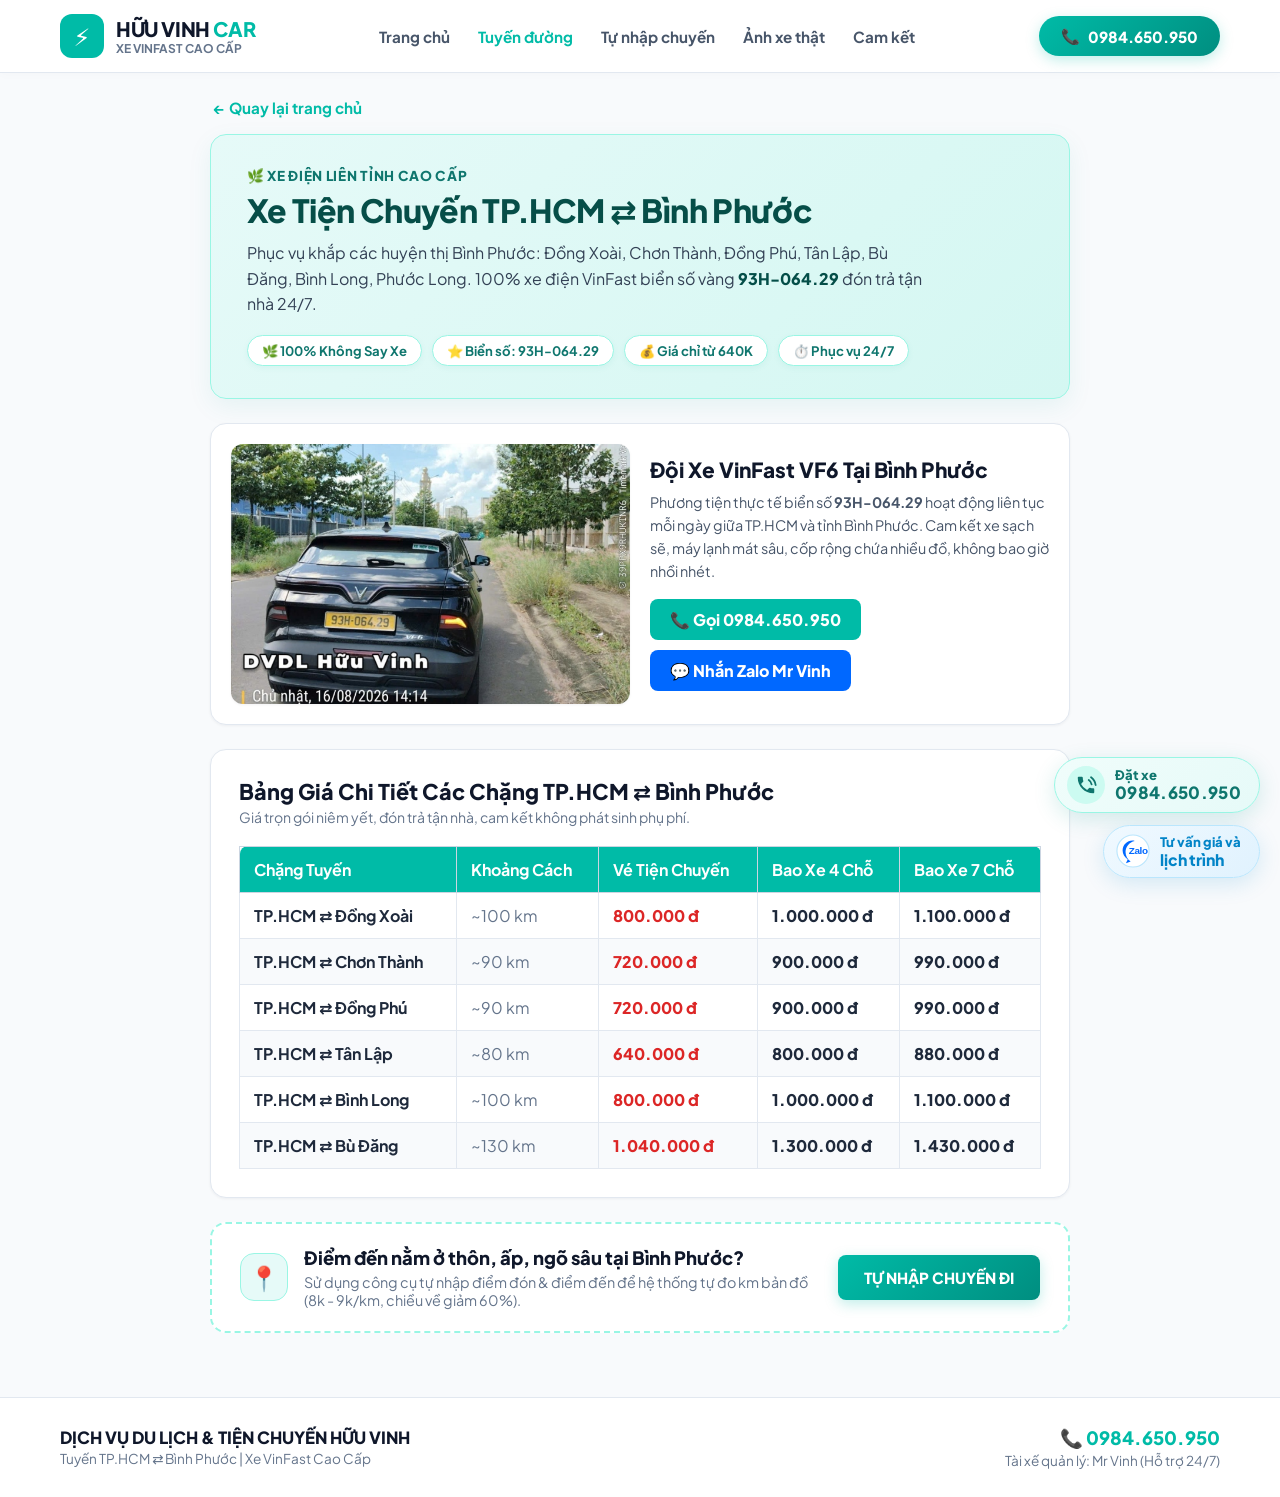
<file: routes/sai-gon-binh-phuoc.html>
<!DOCTYPE html>
<html lang="vi">
<head>
  <meta charset="UTF-8" />
  <meta name="viewport" content="width=device-width, initial-scale=1.0" />
  <title>Xe Tiện Chuyến TP.HCM ⇄ Bình Phước Giá Rẻ 24/7 | 100% Xe Điện VinFast Hữu Vinh</title>
  
  <meta name="description" content="Dịch vụ đặt xe tiện chuyến TP.HCM đi tất cả các huyện thị Bình Phước (Đồng Xoài, Chơn Thành, Đồng Phú, Bình Long, Bù Đăng, Phước Long). 100% xe điện VinFast sang trọng, không mùi say xe. Mr Vinh: 0984.650.950." />
  <meta name="keywords" content="xe tien chuyen tphcm binh phuoc, xe ghep tphcm binh phuoc, thue xe tphcm binh phuoc, xe vinfast binh phuoc, nha xe huu vinh 0984650950" />
  <meta name="robots" content="index, follow" />
  <link rel="canonical" href="https://nhaxehuuvinh.vn/routes/sai-gon-binh-phuoc.html" />

  <link rel="stylesheet" href="../assets/css/style.css?v=3.4" />
</head>
<body>

  <!-- Header Chuẩn Desktop & Mobile -->
  <header class="site-header">
    <div class="header-container">
      <a href="../index.html" class="brand-wrapper">
        <div class="brand-badge-icon">⚡</div>
        <div class="brand-info">
          <h1>HỮU VINH <span>CAR</span></h1>
          <p>Xe VinFast Cao Cấp</p>
        </div>
      </a>

      <nav class="header-nav">
        <a href="../index.html">Trang chủ</a>
        <a href="../index.html#tuyen-duong" class="active">Tuyến đường</a>
        <a href="../booking-custom.html">Tự nhập chuyến</a>
        <a href="../index.html#doi-xe">Ảnh xe thật</a>
        <a href="../index.html#cam-ket">Cam kết</a>
      </nav>

      <a href="tel:0984650950" class="header-cta-btn">
        <span>📞</span> 0984.650.950
      </a>
    </div>
  </header>

  <!-- Main Content Wrapper -->
  <main class="main-wrapper" style="max-width: 900px;">

    <!-- Nút Quay Lại -->
    <div style="margin-bottom: 16px; padding: 0 4px;">
      <a href="../index.html" style="display: inline-flex; align-items: center; gap: 6px; font-weight: 700; color: var(--primary); font-size: 0.95rem; text-decoration: none;">
        ← Quay lại trang chủ
      </a>
    </div>

    <!-- Hero Banner Card -->
    <section class="hero-banner-card" style="margin-bottom: 24px;">
      <div class="hero-banner-content">
        <div style="font-size: 0.85rem; font-weight: 800; color: #0F766E; text-transform: uppercase; letter-spacing: 0.05em; margin-bottom: 6px;">
          🌿 XE ĐIỆN LIÊN TỈNH CAO CẤP
        </div>
        <h2>Xe Tiện Chuyến TP.HCM ⇄ Bình Phước</h2>
        <p>
          Phục vụ khắp các huyện thị Bình Phước: Đồng Xoài, Chơn Thành, Đồng Phú, Tân Lập, Bù Đăng, Bình Long, Phước Long. 100% xe điện VinFast biển số vàng <strong>93H-064.29</strong> đón trả tận nhà 24/7.
        </p>
        <div class="hero-badges-row">
          <span class="hero-pill-badge">🌿 100% Không Say Xe</span>
          <span class="hero-pill-badge">⭐ Biển số: 93H-064.29</span>
          <span class="hero-pill-badge">💰 Giá chỉ từ 640K</span>
          <span class="hero-pill-badge">⏱️ Phục vụ 24/7</span>
        </div>
      </div>
    </section>

    <!-- Ảnh Xe Thực Tế Của Tuyến -->
    <section class="routes-section-card" style="margin-bottom: 24px; padding: 20px;">
      <div style="display: flex; gap: 20px; align-items: center; flex-wrap: wrap;">
        <div style="flex: 1 1 320px; border-radius: 12px; overflow: hidden; box-shadow: var(--shadow-sm);">
          <img src="../assets/images/vinfast-2-dong-phu.jpg" alt="Xe VinFast Hữu Vinh tại Bình Phước" style="width: 100%; height: 260px; object-fit: cover; display: block;" />
        </div>
        <div style="flex: 1 1 320px;">
          <h3 style="font-size: 1.3rem; font-weight: 800; color: var(--slate-900); margin-bottom: 8px;">
            Đội Xe VinFast VF6 Tại Bình Phước
          </h3>
          <p style="font-size: 0.9rem; color: var(--slate-600); line-height: 1.6; margin-bottom: 16px;">
            Phương tiện thực tế biển số <strong>93H-064.29</strong> hoạt động liên tục mỗi ngày giữa TP.HCM và tỉnh Bình Phước. Cam kết xe sạch sẽ, máy lạnh mát sâu, cốp rộng chứa nhiều đồ, không bao giờ nhồi nhét.
          </p>
          <div style="display: flex; gap: 10px; flex-wrap: wrap;">
            <a href="tel:0984650950" class="btn-primary-header" style="padding: 10px 20px; background: var(--primary); color: white; border-radius: 8px; font-weight: 800; text-decoration: none;">
              📞 Gọi 0984.650.950
            </a>
            <a href="https://zalo.me/0984650950" target="_blank" rel="noopener noreferrer" style="padding: 10px 20px; background: #0068FF; color: white; border-radius: 8px; font-weight: 800; text-decoration: none;">
              💬 Nhắn Zalo Mr Vinh
            </a>
          </div>
        </div>
      </div>
    </section>

    <!-- Bảng Giá Tuyến TP.HCM - Bình Phước -->
    <section class="routes-section-card" style="padding: 28px; margin-bottom: 24px;">
      <div style="margin-bottom: 20px;">
        <h3 style="font-size: 1.35rem; font-weight: 900; color: var(--slate-900);">
          Bảng Giá Chi Tiết Các Chặng TP.HCM ⇄ Bình Phước
        </h3>
        <p style="font-size: 0.88rem; color: var(--slate-500); margin-top: 3px;">
          Giá trọn gói niêm yết, đón trả tận nhà, cam kết không phát sinh phụ phí.
        </p>
      </div>

      <div style="overflow-x: auto;">
        <table style="width: 100%; border-collapse: collapse; min-width: 580px;">
          <thead>
            <tr style="background: var(--primary); color: var(--white); text-align: left;">
              <th style="padding: 12px 14px; border: 1px solid #CBD5E1; border-top-left-radius: 8px;">Chặng Tuyến</th>
              <th style="padding: 12px 14px; border: 1px solid #CBD5E1;">Khoảng Cách</th>
              <th style="padding: 12px 14px; border: 1px solid #CBD5E1;">Vé Tiện Chuyến</th>
              <th style="padding: 12px 14px; border: 1px solid #CBD5E1;">Bao Xe 4 Chỗ</th>
              <th style="padding: 12px 14px; border: 1px solid #CBD5E1; border-top-right-radius: 8px;">Bao Xe 7 Chỗ</th>
            </tr>
          </thead>
          <tbody>
            <tr>
              <td style="padding: 12px 14px; border: 1px solid #E2E8F0; font-weight: 700;">TP.HCM ⇄ Đồng Xoài</td>
              <td style="padding: 12px 14px; border: 1px solid #E2E8F0; color: var(--slate-500);">~100 km</td>
              <td style="padding: 12px 14px; border: 1px solid #E2E8F0; color: #DC2626; font-weight: 900;">800.000 đ</td>
              <td style="padding: 12px 14px; border: 1px solid #E2E8F0; font-weight: 800;">1.000.000 đ</td>
              <td style="padding: 12px 14px; border: 1px solid #E2E8F0; font-weight: 800;">1.100.000 đ</td>
            </tr>
            <tr style="background: #F8FAFC;">
              <td style="padding: 12px 14px; border: 1px solid #E2E8F0; font-weight: 700;">TP.HCM ⇄ Chơn Thành</td>
              <td style="padding: 12px 14px; border: 1px solid #E2E8F0; color: var(--slate-500);">~90 km</td>
              <td style="padding: 12px 14px; border: 1px solid #E2E8F0; color: #DC2626; font-weight: 900;">720.000 đ</td>
              <td style="padding: 12px 14px; border: 1px solid #E2E8F0; font-weight: 800;">900.000 đ</td>
              <td style="padding: 12px 14px; border: 1px solid #E2E8F0; font-weight: 800;">990.000 đ</td>
            </tr>
            <tr>
              <td style="padding: 12px 14px; border: 1px solid #E2E8F0; font-weight: 700;">TP.HCM ⇄ Đồng Phú</td>
              <td style="padding: 12px 14px; border: 1px solid #E2E8F0; color: var(--slate-500);">~90 km</td>
              <td style="padding: 12px 14px; border: 1px solid #E2E8F0; color: #DC2626; font-weight: 900;">720.000 đ</td>
              <td style="padding: 12px 14px; border: 1px solid #E2E8F0; font-weight: 800;">900.000 đ</td>
              <td style="padding: 12px 14px; border: 1px solid #E2E8F0; font-weight: 800;">990.000 đ</td>
            </tr>
            <tr style="background: #F8FAFC;">
              <td style="padding: 12px 14px; border: 1px solid #E2E8F0; font-weight: 700;">TP.HCM ⇄ Tân Lập</td>
              <td style="padding: 12px 14px; border: 1px solid #E2E8F0; color: var(--slate-500);">~80 km</td>
              <td style="padding: 12px 14px; border: 1px solid #E2E8F0; color: #DC2626; font-weight: 900;">640.000 đ</td>
              <td style="padding: 12px 14px; border: 1px solid #E2E8F0; font-weight: 800;">800.000 đ</td>
              <td style="padding: 12px 14px; border: 1px solid #E2E8F0; font-weight: 800;">880.000 đ</td>
            </tr>
            <tr>
              <td style="padding: 12px 14px; border: 1px solid #E2E8F0; font-weight: 700;">TP.HCM ⇄ Bình Long</td>
              <td style="padding: 12px 14px; border: 1px solid #E2E8F0; color: var(--slate-500);">~100 km</td>
              <td style="padding: 12px 14px; border: 1px solid #E2E8F0; color: #DC2626; font-weight: 900;">800.000 đ</td>
              <td style="padding: 12px 14px; border: 1px solid #E2E8F0; font-weight: 800;">1.000.000 đ</td>
              <td style="padding: 12px 14px; border: 1px solid #E2E8F0; font-weight: 800;">1.100.000 đ</td>
            </tr>
            <tr style="background: #F8FAFC;">
              <td style="padding: 12px 14px; border: 1px solid #E2E8F0; font-weight: 700;">TP.HCM ⇄ Bù Đăng</td>
              <td style="padding: 12px 14px; border: 1px solid #E2E8F0; color: var(--slate-500);">~130 km</td>
              <td style="padding: 12px 14px; border: 1px solid #E2E8F0; color: #DC2626; font-weight: 900;">1.040.000 đ</td>
              <td style="padding: 12px 14px; border: 1px solid #E2E8F0; font-weight: 800;">1.300.000 đ</td>
              <td style="padding: 12px 14px; border: 1px solid #E2E8F0; font-weight: 800;">1.430.000 đ</td>
            </tr>
          </tbody>
        </table>
      </div>
    </section>

    <!-- Khối Tự Nhập Chuyến (Tính Cước Km Bản Đồ) -->
    <section class="custom-route-prompt" style="margin-bottom: 24px;">
      <div class="prompt-left">
        <div class="prompt-icon">📍</div>
        <div class="prompt-text">
          <h4>Điểm đến nằm ở thôn, ấp, ngõ sâu tại Bình Phước?</h4>
          <p>Sử dụng công cụ tự nhập điểm đón & điểm đến để hệ thống tự đo km bản đồ (8k - 9k/km, chiều về giảm 60%).</p>
        </div>
      </div>
      <a href="../booking-custom.html" class="btn-prompt-custom">
        TỰ NHẬP CHUYẾN ĐI
      </a>
    </section>

  </main>

  <!-- Footer Tinh Gọn -->
  <footer class="clean-footer">
    <div class="footer-content">
      <div class="footer-brand-text">
        <h4>DỊCH VỤ DU LỊCH & TIỆN CHUYẾN HỮU VINH</h4>
        <p>Tuyến TP.HCM ⇄ Bình Phước | Xe VinFast Cao Cấp</p>
      </div>
      <div class="footer-contact-block">
        <div class="footer-hotline">📞 0984.650.950</div>
        <p style="font-size: 0.85rem; color: var(--slate-500); margin-top: 2px;">Tài xế quản lý: Mr Vinh (Hỗ trợ 24/7)</p>
      </div>
    </div>
  </footer>

  <!-- 2 Nút Floating Nổi Zalo & Đặt Xe (Chuẩn Xanh SM & Green SM) -->
  <div class="quick-contact-floating" aria-label="Liên hệ nhanh">
    <!-- Nút Đặt Xe (Gọi Điện) -->
    <a href="tel:0984650950" class="floating-pill-btn btn-call" title="Đặt xe ngay: 0984.650.950">
      <div class="pill-icon-box icon-call">
        <svg width="22" height="22" viewBox="0 0 24 24" fill="none">
          <path d="M6.62 10.79a15.46 15.46 0 0 0 6.59 6.59l2.2-2.2a1 1 0 0 1 1.02-.24 11.4 11.4 0 0 0 3.57.57 1 1 0 0 1 1 1V20a1 1 0 0 1-1 1C10.61 21 3 13.39 3 4a1 1 0 0 1 1-1h3.5a1 1 0 0 1 1 1c0 1.25.2 2.45.57 3.57a1 1 0 0 1-.25 1.02l-2.2 2.2Z" fill="#0F766E"/>
          <path d="M15 6.5c1.8 1.2 2.7 2.8 3.1 4.8" stroke="#0F766E" stroke-width="2" stroke-linecap="round"/>
          <path d="M17.5 3.5c3 2.2 4.6 5 5 8.5" stroke="#0F766E" stroke-width="2" stroke-linecap="round"/>
        </svg>
      </div>
      <div class="pill-text-box">
        <span class="pill-label">Đặt xe</span>
        <span class="pill-highlight">0984.650.950</span>
      </div>
    </a>

    <!-- Nút Zalo Tư Vấn Giá & Lịch Trình -->
    <a href="https://zalo.me/0984650950" target="_blank" rel="noopener noreferrer" class="floating-pill-btn btn-zalo" title="Tư vấn giá và lịch trình qua Zalo">
      <div class="pill-icon-box icon-zalo">
        <svg width="34" height="34" viewBox="0 0 36 36" fill="none">
          <circle cx="18" cy="18" r="17" fill="#FFFFFF" stroke="#BAE6FD" stroke-width="1.2"/>
          <path d="M7 17.5C7 11.7 11.7 7 17.5 7C18.3 7 19.1 7.1 19.8 7.3C14.3 8.5 10.1 13.3 10.1 19.1C10.1 23.3 12.3 27 15.5 29L10.5 31L12.4 27C9.1 24.5 7 21.2 7 17.5Z" fill="#0068FF"/>
          <text x="13.5" y="21.5" font-family="-apple-system, BlinkMacSystemFont, 'Segoe UI', Roboto, 'Helvetica Neue', Arial, sans-serif" font-size="10.5" font-weight="900" fill="#0068FF" letter-spacing="-0.4">Zalo</text>
        </svg>
      </div>
      <div class="pill-text-box">
        <span class="pill-label-top">Tư vấn giá và</span>
        <span class="pill-label-bottom">lịch trình</span>
      </div>
    </a>
  </div>

</body>
</html>
</file>
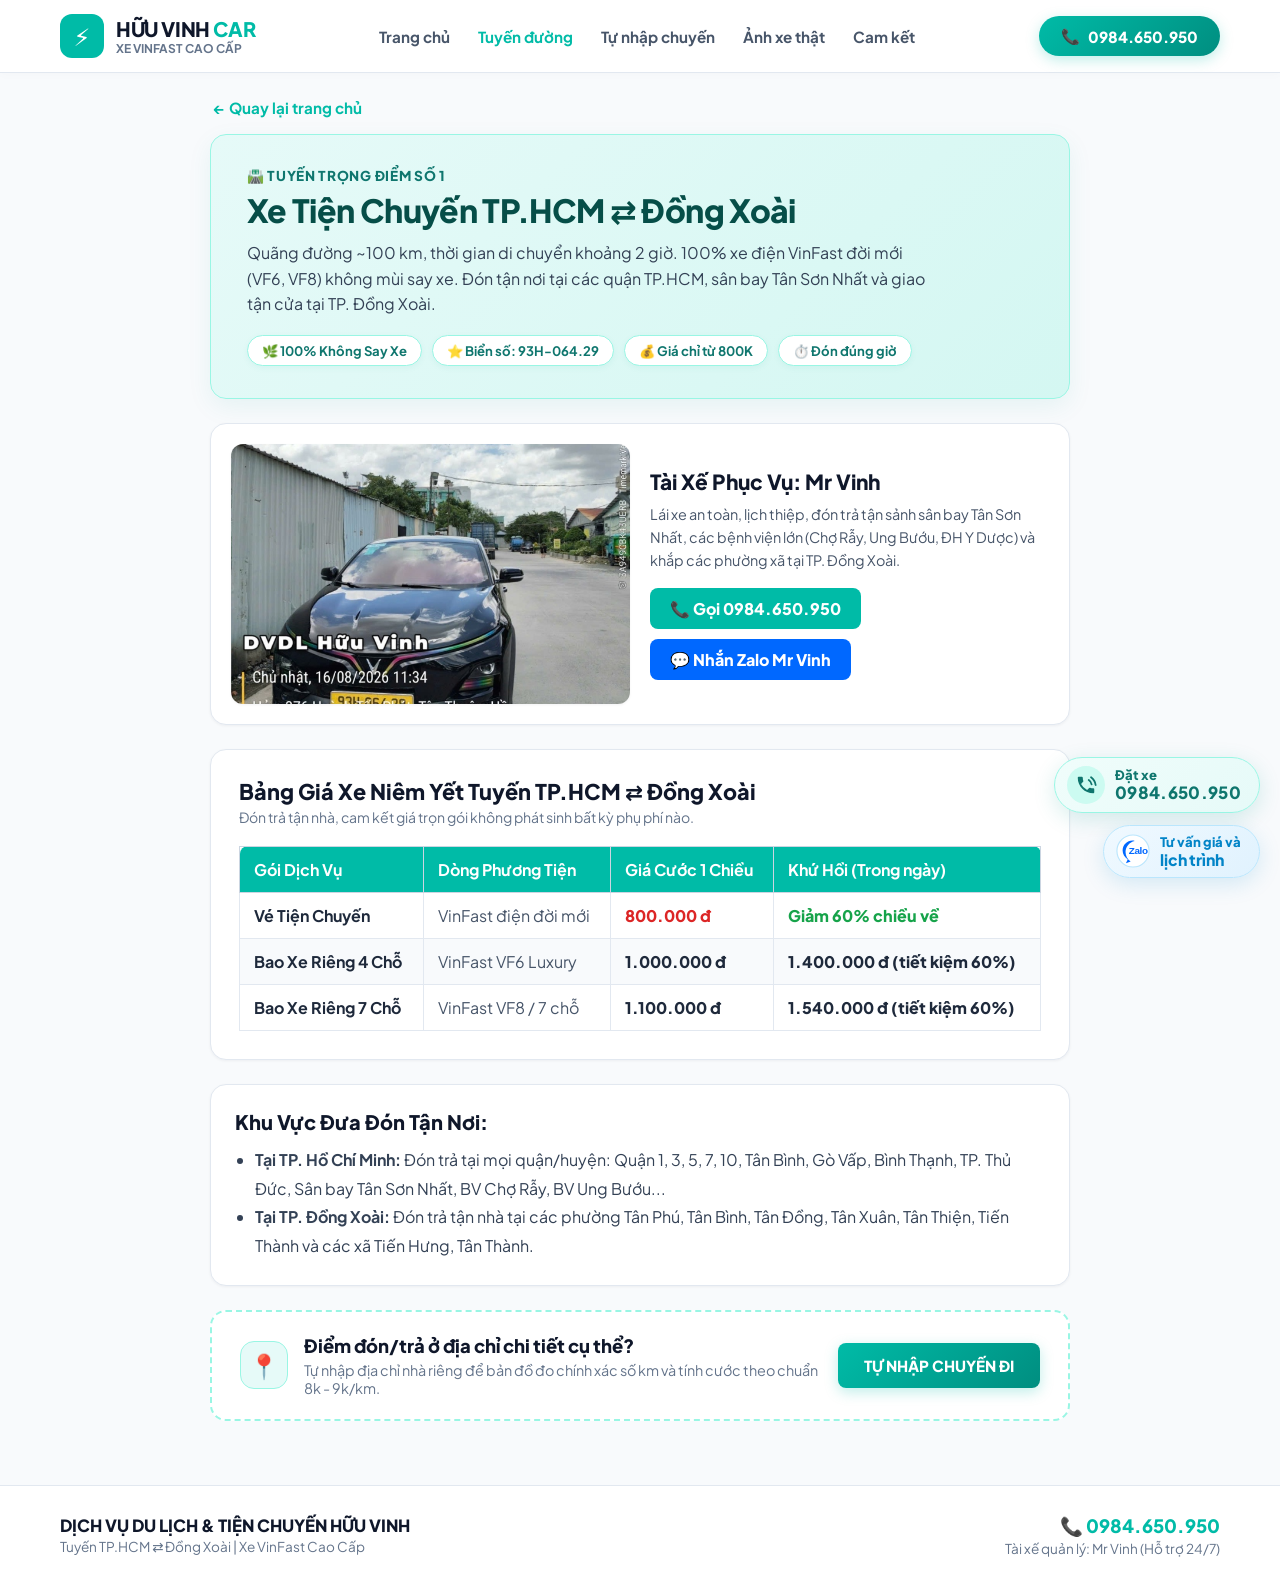
<file: routes/sai-gon-dong-xoai.html>
<!DOCTYPE html>
<html lang="vi">
<head>
  <meta charset="UTF-8" />
  <meta name="viewport" content="width=device-width, initial-scale=1.0" />
  <title>Xe Tiện Chuyến TP.HCM ⇄ Đồng Xoài (Bình Phước) Giá Rẻ Từ 550K | 100% Xe Điện VinFast Hữu Vinh</title>
  
  <meta name="description" content="Dịch vụ xe tiện chuyến TP.HCM đi TP. Đồng Xoài Bình Phước giá chỉ từ 550.000đ. Bao xe 4 chỗ 1.000.000đ, 7 chỗ 1.150.000đ. 100% xe điện VinFast êm ái, không mùi say xe. Đón trả tận nơi tại nhà, sân bay. Mr Vinh: 0984.650.950." />
  <meta name="keywords" content="xe tien chuyen tphcm dong xoai, xe ghep tphcm dong xoai, bao xe tphcm dong xoai, thue xe vinfast dong xoai, nha xe huu vinh dong xoai 0984650950" />
  <meta name="robots" content="index, follow" />
  <link rel="canonical" href="https://nhaxehuuvinh.vn/routes/sai-gon-dong-xoai.html" />

  <link rel="stylesheet" href="../assets/css/style.css?v=3.4" />
</head>
<body>

  <!-- Header Chuẩn Desktop & Mobile -->
  <header class="site-header">
    <div class="header-container">
      <a href="../index.html" class="brand-wrapper">
        <div class="brand-badge-icon">⚡</div>
        <div class="brand-info">
          <h1>HỮU VINH <span>CAR</span></h1>
          <p>Xe VinFast Cao Cấp</p>
        </div>
      </a>

      <nav class="header-nav">
        <a href="../index.html">Trang chủ</a>
        <a href="../index.html#tuyen-duong" class="active">Tuyến đường</a>
        <a href="../booking-custom.html">Tự nhập chuyến</a>
        <a href="../index.html#doi-xe">Ảnh xe thật</a>
        <a href="../index.html#cam-ket">Cam kết</a>
      </nav>

      <a href="tel:0984650950" class="header-cta-btn">
        <span>📞</span> 0984.650.950
      </a>
    </div>
  </header>

  <!-- Main Content Wrapper -->
  <main class="main-wrapper" style="max-width: 900px;">

    <!-- Nút Quay Lại -->
    <div style="margin-bottom: 16px; padding: 0 4px;">
      <a href="../index.html" style="display: inline-flex; align-items: center; gap: 6px; font-weight: 700; color: var(--primary); font-size: 0.95rem; text-decoration: none;">
        ← Quay lại trang chủ
      </a>
    </div>

    <!-- Hero Banner Card -->
    <section class="hero-banner-card" style="margin-bottom: 24px;">
      <div class="hero-banner-content">
        <div style="font-size: 0.85rem; font-weight: 800; color: #0F766E; text-transform: uppercase; letter-spacing: 0.05em; margin-bottom: 6px;">
          🛣️ TUYẾN TRỌNG ĐIỂM SỐ 1
        </div>
        <h2>Xe Tiện Chuyến TP.HCM ⇄ Đồng Xoài</h2>
        <p>
          Quãng đường ~100 km, thời gian di chuyển khoảng 2 giờ. 100% xe điện VinFast đời mới (VF6, VF8) không mùi say xe. Đón tận nơi tại các quận TP.HCM, sân bay Tân Sơn Nhất và giao tận cửa tại TP. Đồng Xoài.
        </p>
        <div class="hero-badges-row">
          <span class="hero-pill-badge">🌿 100% Không Say Xe</span>
          <span class="hero-pill-badge">⭐ Biển số: 93H-064.29</span>
          <span class="hero-pill-badge">💰 Giá chỉ từ 800K</span>
          <span class="hero-pill-badge">⏱️ Đón đúng giờ</span>
        </div>
      </div>
    </section>

    <!-- Ảnh Xe Thực Tế Của Tuyến -->
    <section class="routes-section-card" style="margin-bottom: 24px; padding: 20px;">
      <div style="display: flex; gap: 20px; align-items: center; flex-wrap: wrap;">
        <div style="flex: 1 1 320px; border-radius: 12px; overflow: hidden; box-shadow: var(--shadow-sm);">
          <img src="../assets/images/vinfast-1-huu-vinh.jpg" alt="Xe VinFast Hữu Vinh tuyến TP.HCM Đồng Xoài" style="width: 100%; height: 260px; object-fit: cover; display: block;" />
        </div>
        <div style="flex: 1 1 320px;">
          <h3 style="font-size: 1.3rem; font-weight: 800; color: var(--slate-900); margin-bottom: 8px;">
            Tài Xế Phục Vụ: Mr Vinh
          </h3>
          <p style="font-size: 0.9rem; color: var(--slate-600); line-height: 1.6; margin-bottom: 16px;">
            Lái xe an toàn, lịch thiệp, đón trả tận sảnh sân bay Tân Sơn Nhất, các bệnh viện lớn (Chợ Rẫy, Ung Bướu, ĐH Y Dược) và khắp các phường xã tại TP. Đồng Xoài.
          </p>
          <div style="display: flex; gap: 10px; flex-wrap: wrap;">
            <a href="tel:0984650950" class="btn-primary-header" style="padding: 10px 20px; background: var(--primary); color: white; border-radius: 8px; font-weight: 800; text-decoration: none;">
              📞 Gọi 0984.650.950
            </a>
            <a href="https://zalo.me/0984650950" target="_blank" rel="noopener noreferrer" style="padding: 10px 20px; background: #0068FF; color: white; border-radius: 8px; font-weight: 800; text-decoration: none;">
              💬 Nhắn Zalo Mr Vinh
            </a>
          </div>
        </div>
      </div>
    </section>

    <!-- Bảng Giá Tuyến TP.HCM - Đồng Xoài -->
    <section class="routes-section-card" style="padding: 28px; margin-bottom: 24px;">
      <div style="margin-bottom: 20px;">
        <h3 style="font-size: 1.35rem; font-weight: 900; color: var(--slate-900);">
          Bảng Giá Xe Niêm Yết Tuyến TP.HCM ⇄ Đồng Xoài
        </h3>
        <p style="font-size: 0.88rem; color: var(--slate-500); margin-top: 3px;">
          Đón trả tận nhà, cam kết giá trọn gói không phát sinh bất kỳ phụ phí nào.
        </p>
      </div>

      <div style="overflow-x: auto;">
        <table style="width: 100%; border-collapse: collapse; min-width: 580px;">
          <thead>
            <tr style="background: var(--primary); color: var(--white); text-align: left;">
              <th style="padding: 12px 14px; border: 1px solid #CBD5E1; border-top-left-radius: 8px;">Gói Dịch Vụ</th>
              <th style="padding: 12px 14px; border: 1px solid #CBD5E1;">Dòng Phương Tiện</th>
              <th style="padding: 12px 14px; border: 1px solid #CBD5E1;">Giá Cước 1 Chiều</th>
              <th style="padding: 12px 14px; border: 1px solid #CBD5E1; border-top-right-radius: 8px;">Khứ Hồi (Trong ngày)</th>
            </tr>
          </thead>
          <tbody>
            <tr>
              <td style="padding: 12px 14px; border: 1px solid #E2E8F0; font-weight: 700;">Vé Tiện Chuyến</td>
              <td style="padding: 12px 14px; border: 1px solid #E2E8F0; color: var(--slate-600);">VinFast điện đời mới</td>
              <td style="padding: 12px 14px; border: 1px solid #E2E8F0; color: #DC2626; font-weight: 900;">800.000 đ</td>
              <td style="padding: 12px 14px; border: 1px solid #E2E8F0; color: #16A34A; font-weight: 800;">Giảm 60% chiều về</td>
            </tr>
            <tr style="background: #F8FAFC;">
              <td style="padding: 12px 14px; border: 1px solid #E2E8F0; font-weight: 700;">Bao Xe Riêng 4 Chỗ</td>
              <td style="padding: 12px 14px; border: 1px solid #E2E8F0; color: var(--slate-600);">VinFast VF6 Luxury</td>
              <td style="padding: 12px 14px; border: 1px solid #E2E8F0; font-weight: 800;">1.000.000 đ</td>
              <td style="padding: 12px 14px; border: 1px solid #E2E8F0; font-weight: 800;">1.400.000 đ (tiết kiệm 60%)</td>
            </tr>
            <tr>
              <td style="padding: 12px 14px; border: 1px solid #E2E8F0; font-weight: 700;">Bao Xe Riêng 7 Chỗ</td>
              <td style="padding: 12px 14px; border: 1px solid #E2E8F0; color: var(--slate-600);">VinFast VF8 / 7 chỗ</td>
              <td style="padding: 12px 14px; border: 1px solid #E2E8F0; font-weight: 800;">1.100.000 đ</td>
              <td style="padding: 12px 14px; border: 1px solid #E2E8F0; font-weight: 800;">1.540.000 đ (tiết kiệm 60%)</td>
            </tr>
          </tbody>
        </table>
      </div>
    </section>

    <!-- Điểm Đón Trả Cụ Thể -->
    <section class="routes-section-card" style="padding: 24px; margin-bottom: 24px;">
      <h3 style="font-size: 1.25rem; font-weight: 800; color: var(--slate-900); margin-bottom: 12px;">
        Khu Vực Đưa Đón Tận Nơi:
      </h3>
      <ul style="padding-left: 20px; line-height: 1.8; color: var(--slate-700); margin-bottom: 0;">
        <li><strong>Tại TP. Hồ Chí Minh:</strong> Đón trả tại mọi quận/huyện: Quận 1, 3, 5, 7, 10, Tân Bình, Gò Vấp, Bình Thạnh, TP. Thủ Đức, Sân bay Tân Sơn Nhất, BV Chợ Rẫy, BV Ung Bướu...</li>
        <li><strong>Tại TP. Đồng Xoài:</strong> Đón trả tận nhà tại các phường Tân Phú, Tân Bình, Tân Đồng, Tân Xuân, Tân Thiện, Tiến Thành và các xã Tiến Hưng, Tân Thành.</li>
      </ul>
    </section>

    <!-- Khối Tự Nhập Chuyến -->
    <section class="custom-route-prompt" style="margin-bottom: 24px;">
      <div class="prompt-left">
        <div class="prompt-icon">📍</div>
        <div class="prompt-text">
          <h4>Điểm đón/trả ở địa chỉ chi tiết cụ thể?</h4>
          <p>Tự nhập địa chỉ nhà riêng để bản đồ đo chính xác số km và tính cước theo chuẩn 8k - 9k/km.</p>
        </div>
      </div>
      <a href="../booking-custom.html" class="btn-prompt-custom">
        TỰ NHẬP CHUYẾN ĐI
      </a>
    </section>

  </main>

  <!-- Footer Tinh Gọn -->
  <footer class="clean-footer">
    <div class="footer-content">
      <div class="footer-brand-text">
        <h4>DỊCH VỤ DU LỊCH & TIỆN CHUYẾN HỮU VINH</h4>
        <p>Tuyến TP.HCM ⇄ Đồng Xoài | Xe VinFast Cao Cấp</p>
      </div>
      <div class="footer-contact-block">
        <div class="footer-hotline">📞 0984.650.950</div>
        <p style="font-size: 0.85rem; color: var(--slate-500); margin-top: 2px;">Tài xế quản lý: Mr Vinh (Hỗ trợ 24/7)</p>
      </div>
    </div>
  </footer>

  <!-- 2 Nút Floating Nổi Zalo & Đặt Xe (Chuẩn Xanh SM & Green SM) -->
  <div class="quick-contact-floating" aria-label="Liên hệ nhanh">
    <!-- Nút Đặt Xe (Gọi Điện) -->
    <a href="tel:0984650950" class="floating-pill-btn btn-call" title="Đặt xe ngay: 0984.650.950">
      <div class="pill-icon-box icon-call">
        <svg width="22" height="22" viewBox="0 0 24 24" fill="none">
          <path d="M6.62 10.79a15.46 15.46 0 0 0 6.59 6.59l2.2-2.2a1 1 0 0 1 1.02-.24 11.4 11.4 0 0 0 3.57.57 1 1 0 0 1 1 1V20a1 1 0 0 1-1 1C10.61 21 3 13.39 3 4a1 1 0 0 1 1-1h3.5a1 1 0 0 1 1 1c0 1.25.2 2.45.57 3.57a1 1 0 0 1-.25 1.02l-2.2 2.2Z" fill="#0F766E"/>
          <path d="M15 6.5c1.8 1.2 2.7 2.8 3.1 4.8" stroke="#0F766E" stroke-width="2" stroke-linecap="round"/>
          <path d="M17.5 3.5c3 2.2 4.6 5 5 8.5" stroke="#0F766E" stroke-width="2" stroke-linecap="round"/>
        </svg>
      </div>
      <div class="pill-text-box">
        <span class="pill-label">Đặt xe</span>
        <span class="pill-highlight">0984.650.950</span>
      </div>
    </a>

    <!-- Nút Zalo Tư Vấn Giá & Lịch Trình -->
    <a href="https://zalo.me/0984650950" target="_blank" rel="noopener noreferrer" class="floating-pill-btn btn-zalo" title="Tư vấn giá và lịch trình qua Zalo">
      <div class="pill-icon-box icon-zalo">
        <svg width="34" height="34" viewBox="0 0 36 36" fill="none">
          <circle cx="18" cy="18" r="17" fill="#FFFFFF" stroke="#BAE6FD" stroke-width="1.2"/>
          <path d="M7 17.5C7 11.7 11.7 7 17.5 7C18.3 7 19.1 7.1 19.8 7.3C14.3 8.5 10.1 13.3 10.1 19.1C10.1 23.3 12.3 27 15.5 29L10.5 31L12.4 27C9.1 24.5 7 21.2 7 17.5Z" fill="#0068FF"/>
          <text x="13.5" y="21.5" font-family="-apple-system, BlinkMacSystemFont, 'Segoe UI', Roboto, 'Helvetica Neue', Arial, sans-serif" font-size="10.5" font-weight="900" fill="#0068FF" letter-spacing="-0.4">Zalo</text>
        </svg>
      </div>
      <div class="pill-text-box">
        <span class="pill-label-top">Tư vấn giá và</span>
        <span class="pill-label-bottom">lịch trình</span>
      </div>
    </a>
  </div>

</body>
</html>
</file>
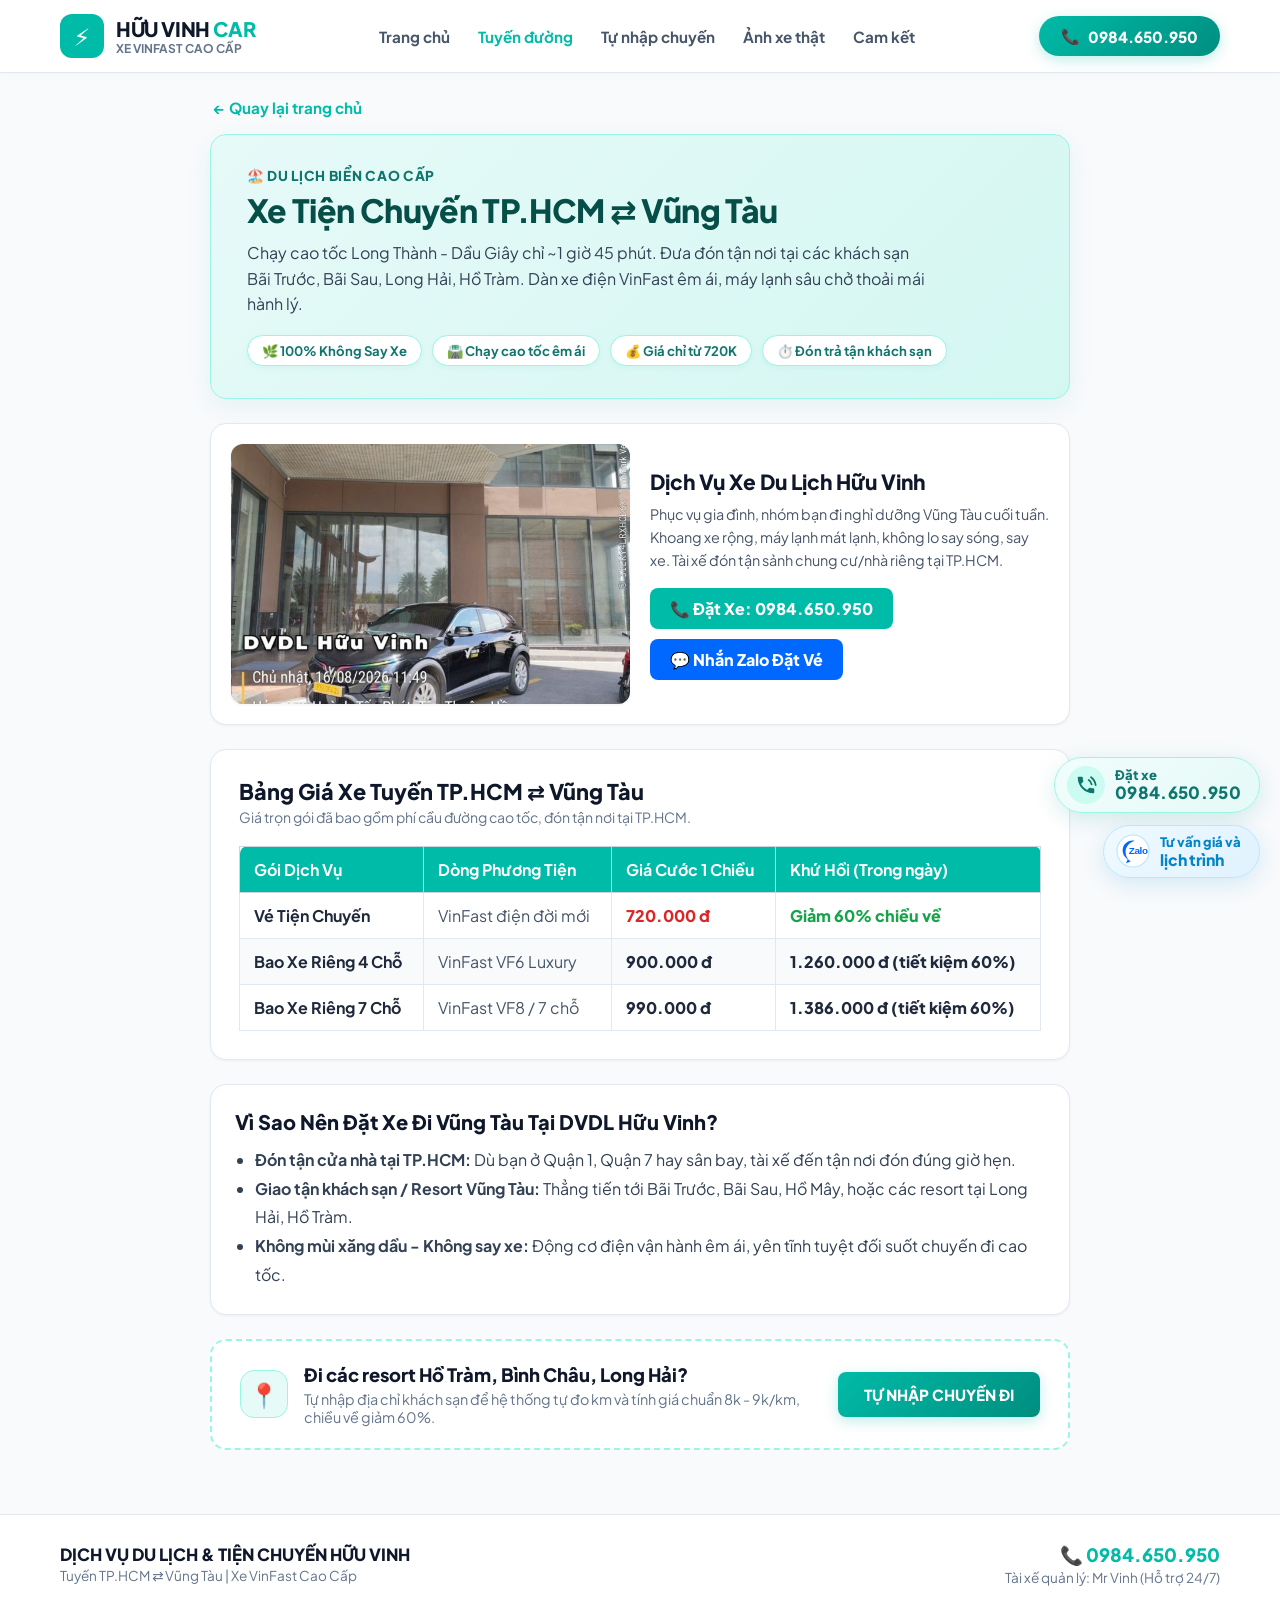
<file: routes/sai-gon-vung-tau.html>
<!DOCTYPE html>
<html lang="vi">
<head>
  <meta charset="UTF-8" />
  <meta name="viewport" content="width=device-width, initial-scale=1.0" />
  <title>Xe Tiện Chuyến TP.HCM ⇄ Vũng Tàu Giá Chỉ Từ 750K | 100% Xe Điện VinFast Hữu Vinh</title>
  
  <meta name="description" content="Đặt xe tiện chuyến TP.HCM đi Vũng Tàu, Hồ Tràm giá rẻ chỉ từ 750.000đ. Bao xe 4 chỗ 900.000đ, 7 chỗ 1.000.000đ. 100% xe điện VinFast đời mới, êm ái, máy lạnh sâu. Đón tận nhà tại TP.HCM và giao tận khách sạn Vũng Tàu. Mr Vinh: 0984.650.950." />
  <meta name="keywords" content="xe tien chuyen tphcm vung tau, xe ghep tphcm vung tau, bao xe di vung tau, thue xe vinfast vung tau, nha xe huu vinh 0984650950" />
  <meta name="robots" content="index, follow" />
  <link rel="canonical" href="https://nhaxehuuvinh.vn/routes/sai-gon-vung-tau.html" />

  <link rel="stylesheet" href="../assets/css/style.css?v=3.4" />
</head>
<body>

  <!-- Header Chuẩn Desktop & Mobile -->
  <header class="site-header">
    <div class="header-container">
      <a href="../index.html" class="brand-wrapper">
        <div class="brand-badge-icon">⚡</div>
        <div class="brand-info">
          <h1>HỮU VINH <span>CAR</span></h1>
          <p>Xe VinFast Cao Cấp</p>
        </div>
      </a>

      <nav class="header-nav">
        <a href="../index.html">Trang chủ</a>
        <a href="../index.html#tuyen-duong" class="active">Tuyến đường</a>
        <a href="../booking-custom.html">Tự nhập chuyến</a>
        <a href="../index.html#doi-xe">Ảnh xe thật</a>
        <a href="../index.html#cam-ket">Cam kết</a>
      </nav>

      <a href="tel:0984650950" class="header-cta-btn">
        <span>📞</span> 0984.650.950
      </a>
    </div>
  </header>

  <!-- Main Content Wrapper -->
  <main class="main-wrapper" style="max-width: 900px;">

    <!-- Nút Quay Lại -->
    <div style="margin-bottom: 16px; padding: 0 4px;">
      <a href="../index.html" style="display: inline-flex; align-items: center; gap: 6px; font-weight: 700; color: var(--primary); font-size: 0.95rem; text-decoration: none;">
        ← Quay lại trang chủ
      </a>
    </div>

    <!-- Hero Banner Card -->
    <section class="hero-banner-card" style="margin-bottom: 24px;">
      <div class="hero-banner-content">
        <div style="font-size: 0.85rem; font-weight: 800; color: #0F766E; text-transform: uppercase; letter-spacing: 0.05em; margin-bottom: 6px;">
          🏖️ DU LỊCH BIỂN CAO CẤP
        </div>
        <h2>Xe Tiện Chuyến TP.HCM ⇄ Vũng Tàu</h2>
        <p>
          Chạy cao tốc Long Thành - Dầu Giây chỉ ~1 giờ 45 phút. Đưa đón tận nơi tại các khách sạn Bãi Trước, Bãi Sau, Long Hải, Hồ Tràm. Dàn xe điện VinFast êm ái, máy lạnh sâu chở thoải mái hành lý.
        </p>
        <div class="hero-badges-row">
          <span class="hero-pill-badge">🌿 100% Không Say Xe</span>
          <span class="hero-pill-badge">🛣️ Chạy cao tốc êm ái</span>
          <span class="hero-pill-badge">💰 Giá chỉ từ 720K</span>
          <span class="hero-pill-badge">⏱️ Đón trả tận khách sạn</span>
        </div>
      </div>
    </section>

    <!-- Ảnh Xe Thực Tế Tuyến Vũng Tàu -->
    <section class="routes-section-card" style="margin-bottom: 24px; padding: 20px;">
      <div style="display: flex; gap: 20px; align-items: center; flex-wrap: wrap;">
        <div style="flex: 1 1 320px; border-radius: 12px; overflow: hidden; box-shadow: var(--shadow-sm);">
          <img src="../assets/images/vinfast-3-resort.jpg" alt="Xe VinFast đón khách đi Vũng Tàu" style="width: 100%; height: 260px; object-fit: cover; display: block;" />
        </div>
        <div style="flex: 1 1 320px;">
          <h3 style="font-size: 1.3rem; font-weight: 800; color: var(--slate-900); margin-bottom: 8px;">
            Dịch Vụ Xe Du Lịch Hữu Vinh
          </h3>
          <p style="font-size: 0.9rem; color: var(--slate-600); line-height: 1.6; margin-bottom: 16px;">
            Phục vụ gia đình, nhóm bạn đi nghỉ dưỡng Vũng Tàu cuối tuần. Khoang xe rộng, máy lạnh mát lạnh, không lo say sóng, say xe. Tài xế đón tận sảnh chung cư/nhà riêng tại TP.HCM.
          </p>
          <div style="display: flex; gap: 10px; flex-wrap: wrap;">
            <a href="tel:0984650950" class="btn-primary-header" style="padding: 10px 20px; background: var(--primary); color: white; border-radius: 8px; font-weight: 800; text-decoration: none;">
              📞 Đặt Xe: 0984.650.950
            </a>
            <a href="https://zalo.me/0984650950" target="_blank" rel="noopener noreferrer" style="padding: 10px 20px; background: #0068FF; color: white; border-radius: 8px; font-weight: 800; text-decoration: none;">
              💬 Nhắn Zalo Đặt Vé
            </a>
          </div>
        </div>
      </div>
    </section>

    <!-- Bảng Giá Tuyến TP.HCM - Vũng Tàu -->
    <section class="routes-section-card" style="padding: 28px; margin-bottom: 24px;">
      <div style="margin-bottom: 20px;">
        <h3 style="font-size: 1.35rem; font-weight: 900; color: var(--slate-900);">
          Bảng Giá Xe Tuyến TP.HCM ⇄ Vũng Tàu
        </h3>
        <p style="font-size: 0.88rem; color: var(--slate-500); margin-top: 3px;">
          Giá trọn gói đã bao gồm phí cầu đường cao tốc, đón tận nơi tại TP.HCM.
        </p>
      </div>

      <div style="overflow-x: auto;">
        <table style="width: 100%; border-collapse: collapse; min-width: 580px;">
          <thead>
            <tr style="background: var(--primary); color: var(--white); text-align: left;">
              <th style="padding: 12px 14px; border: 1px solid #CBD5E1; border-top-left-radius: 8px;">Gói Dịch Vụ</th>
              <th style="padding: 12px 14px; border: 1px solid #CBD5E1;">Dòng Phương Tiện</th>
              <th style="padding: 12px 14px; border: 1px solid #CBD5E1;">Giá Cước 1 Chiều</th>
              <th style="padding: 12px 14px; border: 1px solid #CBD5E1; border-top-right-radius: 8px;">Khứ Hồi (Trong ngày)</th>
            </tr>
          </thead>
          <tbody>
            <tr>
              <td style="padding: 12px 14px; border: 1px solid #E2E8F0; font-weight: 700;">Vé Tiện Chuyến</td>
              <td style="padding: 12px 14px; border: 1px solid #E2E8F0; color: var(--slate-600);">VinFast điện đời mới</td>
              <td style="padding: 12px 14px; border: 1px solid #E2E8F0; color: #DC2626; font-weight: 900;">720.000 đ</td>
              <td style="padding: 12px 14px; border: 1px solid #E2E8F0; color: #16A34A; font-weight: 800;">Giảm 60% chiều về</td>
            </tr>
            <tr style="background: #F8FAFC;">
              <td style="padding: 12px 14px; border: 1px solid #E2E8F0; font-weight: 700;">Bao Xe Riêng 4 Chỗ</td>
              <td style="padding: 12px 14px; border: 1px solid #E2E8F0; color: var(--slate-600);">VinFast VF6 Luxury</td>
              <td style="padding: 12px 14px; border: 1px solid #E2E8F0; font-weight: 800;">900.000 đ</td>
              <td style="padding: 12px 14px; border: 1px solid #E2E8F0; font-weight: 800;">1.260.000 đ (tiết kiệm 60%)</td>
            </tr>
            <tr>
              <td style="padding: 12px 14px; border: 1px solid #E2E8F0; font-weight: 700;">Bao Xe Riêng 7 Chỗ</td>
              <td style="padding: 12px 14px; border: 1px solid #E2E8F0; color: var(--slate-600);">VinFast VF8 / 7 chỗ</td>
              <td style="padding: 12px 14px; border: 1px solid #E2E8F0; font-weight: 800;">990.000 đ</td>
              <td style="padding: 12px 14px; border: 1px solid #E2E8F0; font-weight: 800;">1.386.000 đ (tiết kiệm 60%)</td>
            </tr>
          </tbody>
        </table>
      </div>
    </section>

    <!-- Ưu điểm dịch vụ -->
    <section class="routes-section-card" style="padding: 24px; margin-bottom: 24px;">
      <h3 style="font-size: 1.25rem; font-weight: 800; color: var(--slate-900); margin-bottom: 12px;">
        Vì Sao Nên Đặt Xe Đi Vũng Tàu Tại DVDL Hữu Vinh?
      </h3>
      <ul style="padding-left: 20px; line-height: 1.8; color: var(--slate-700); margin-bottom: 0;">
        <li><strong>Đón tận cửa nhà tại TP.HCM:</strong> Dù bạn ở Quận 1, Quận 7 hay sân bay, tài xế đến tận nơi đón đúng giờ hẹn.</li>
        <li><strong>Giao tận khách sạn / Resort Vũng Tàu:</strong> Thẳng tiến tới Bãi Trước, Bãi Sau, Hồ Mây, hoặc các resort tại Long Hải, Hồ Tràm.</li>
        <li><strong>Không mùi xăng dầu - Không say xe:</strong> Động cơ điện vận hành êm ái, yên tĩnh tuyệt đối suốt chuyến đi cao tốc.</li>
      </ul>
    </section>

    <!-- Khối Tự Nhập Chuyến -->
    <section class="custom-route-prompt" style="margin-bottom: 24px;">
      <div class="prompt-left">
        <div class="prompt-icon">📍</div>
        <div class="prompt-text">
          <h4>Đi các resort Hồ Tràm, Bình Châu, Long Hải?</h4>
          <p>Tự nhập địa chỉ khách sạn để hệ thống tự đo km và tính giá chuẩn 8k - 9k/km, chiều về giảm 60%.</p>
        </div>
      </div>
      <a href="../booking-custom.html" class="btn-prompt-custom">
        TỰ NHẬP CHUYẾN ĐI
      </a>
    </section>

  </main>

  <!-- Footer Tinh Gọn -->
  <footer class="clean-footer">
    <div class="footer-content">
      <div class="footer-brand-text">
        <h4>DỊCH VỤ DU LỊCH & TIỆN CHUYẾN HỮU VINH</h4>
        <p>Tuyến TP.HCM ⇄ Vũng Tàu | Xe VinFast Cao Cấp</p>
      </div>
      <div class="footer-contact-block">
        <div class="footer-hotline">📞 0984.650.950</div>
        <p style="font-size: 0.85rem; color: var(--slate-500); margin-top: 2px;">Tài xế quản lý: Mr Vinh (Hỗ trợ 24/7)</p>
      </div>
    </div>
  </footer>

  <!-- 2 Nút Floating Nổi Zalo & Đặt Xe (Chuẩn Xanh SM & Green SM) -->
  <div class="quick-contact-floating" aria-label="Liên hệ nhanh">
    <!-- Nút Đặt Xe (Gọi Điện) -->
    <a href="tel:0984650950" class="floating-pill-btn btn-call" title="Đặt xe ngay: 0984.650.950">
      <div class="pill-icon-box icon-call">
        <svg width="22" height="22" viewBox="0 0 24 24" fill="none">
          <path d="M6.62 10.79a15.46 15.46 0 0 0 6.59 6.59l2.2-2.2a1 1 0 0 1 1.02-.24 11.4 11.4 0 0 0 3.57.57 1 1 0 0 1 1 1V20a1 1 0 0 1-1 1C10.61 21 3 13.39 3 4a1 1 0 0 1 1-1h3.5a1 1 0 0 1 1 1c0 1.25.2 2.45.57 3.57a1 1 0 0 1-.25 1.02l-2.2 2.2Z" fill="#0F766E"/>
          <path d="M15 6.5c1.8 1.2 2.7 2.8 3.1 4.8" stroke="#0F766E" stroke-width="2" stroke-linecap="round"/>
          <path d="M17.5 3.5c3 2.2 4.6 5 5 8.5" stroke="#0F766E" stroke-width="2" stroke-linecap="round"/>
        </svg>
      </div>
      <div class="pill-text-box">
        <span class="pill-label">Đặt xe</span>
        <span class="pill-highlight">0984.650.950</span>
      </div>
    </a>

    <!-- Nút Zalo Tư Vấn Giá & Lịch Trình -->
    <a href="https://zalo.me/0984650950" target="_blank" rel="noopener noreferrer" class="floating-pill-btn btn-zalo" title="Tư vấn giá và lịch trình qua Zalo">
      <div class="pill-icon-box icon-zalo">
        <svg width="34" height="34" viewBox="0 0 36 36" fill="none">
          <circle cx="18" cy="18" r="17" fill="#FFFFFF" stroke="#BAE6FD" stroke-width="1.2"/>
          <path d="M7 17.5C7 11.7 11.7 7 17.5 7C18.3 7 19.1 7.1 19.8 7.3C14.3 8.5 10.1 13.3 10.1 19.1C10.1 23.3 12.3 27 15.5 29L10.5 31L12.4 27C9.1 24.5 7 21.2 7 17.5Z" fill="#0068FF"/>
          <text x="13.5" y="21.5" font-family="-apple-system, BlinkMacSystemFont, 'Segoe UI', Roboto, 'Helvetica Neue', Arial, sans-serif" font-size="10.5" font-weight="900" fill="#0068FF" letter-spacing="-0.4">Zalo</text>
        </svg>
      </div>
      <div class="pill-text-box">
        <span class="pill-label-top">Tư vấn giá và</span>
        <span class="pill-label-bottom">lịch trình</span>
      </div>
    </a>
  </div>

</body>
</html>
</file>
<file: assets/css/style.css>
/* ==========================================================================
   DỊCH VỤ DU LỊCH & TIỆN CHUYẾN HỮU VINH - DESIGN SYSTEM
   Phong cách: Đơn giản, Tinh gọn, Sáng sủa, Chuẩn TienChuyen24h
   Giao diện Danh Sách Tuyến Nằm Ngang (Horizontal Accordion)
   Hotline/Zalo: 0984.650.950 - Mr Vinh
   ========================================================================== */

@import url('https://fonts.googleapis.com/css2?family=Plus+Jakarta+Sans:wght@400;500;600;700;800;900&display=swap');

:root {
  /* Tông màu xanh ngọc Green SM chuẩn hiện đại (Benchmark: greensm.com) */
  --primary: #00BBA7;          /* Xanh Cyan Green SM chủ đạo */
  --primary-dark: #008E80;     /* Xanh ngọc đậm */
  --primary-deep: #064E48;     /* Chữ xanh ngọc đậm sang trọng, tương phản cao, siêu sắc nét */
  --primary-light: #E6FAF8;    /* Nền xanh ngọc nhẹ mát mắt như icon đặt xe */
  --primary-surface: #F0FDFB;  /* Nền thẻ / chip xanh ngọc siêu nhẹ */
  --primary-border: #99F6E4;   /* Viền xanh ngọc nhẹ thanh thoát */

  /* Neutrals & Backgrounds sáng sủa đồng nhất */
  --bg-page: #F8FAFC;
  --bg-card: #FFFFFF;
  --slate-50: #F8FAFC;
  --slate-100: #F1F5F9;
  --slate-200: #E2E8F0;
  --slate-300: #CBD5E1;
  --slate-400: #94A3B8;
  --slate-500: #64748B;
  --slate-600: #475569;
  --slate-700: #334155;
  --slate-800: #1E293B;
  --slate-900: #0F172A;
  --white: #FFFFFF;

  /* Status & Brand Icons */
  --success: #10B981;
  --success-light: #ECFDF5;
  --danger: #EF4444;
  --warning: #F59E0B;
  --zalo-blue: #0068FF;
  --call-green: #00A859;

  /* Shadows nhẹ nhàng, tinh tế */
  --shadow-sm: 0 1px 3px rgba(15, 23, 42, 0.05);
  --shadow-md: 0 4px 14px rgba(15, 23, 42, 0.06);
  --shadow-lg: 0 10px 30px rgba(0, 170, 168, 0.12);

  /* Radius */
  --radius-sm: 8px;
  --radius-md: 16px;
  --radius-lg: 24px;
  --radius-full: 9999px;

  --transition: all 0.22s ease-in-out;
}

* {
  margin: 0;
  padding: 0;
  box-sizing: border-box;
}

html {
  font-family: 'Plus Jakarta Sans', system-ui, -apple-system, sans-serif;
  scroll-behavior: smooth;
  color: var(--slate-800);
  background-color: var(--bg-page);
  -webkit-font-smoothing: antialiased;
}

body {
  min-height: 100vh;
  display: flex;
  flex-direction: column;
  background-color: var(--bg-page);
}

a {
  color: inherit;
  text-decoration: none;
}

button {
  font-family: inherit;
  cursor: pointer;
  border: none;
  background: none;
}

/* ==========================================================================
   HEADER (DESKTOP CHUYÊN NGHIỆP & MOBILE TIỆN DỤNG)
   ========================================================================== */
.site-header {
  position: sticky;
  top: 0;
  z-index: 1000;
  background: var(--white);
  border-bottom: 1px solid var(--slate-200);
  box-shadow: 0 2px 10px rgba(0, 0, 0, 0.02);
}

.header-container {
  max-width: 1200px;
  margin: 0 auto;
  padding: 0 20px;
  height: 72px;
  display: flex;
  align-items: center;
  justify-content: space-between;
}

.brand-wrapper {
  display: flex;
  align-items: center;
  gap: 12px;
}

.brand-badge-icon {
  width: 44px;
  height: 44px;
  background: var(--primary);
  border-radius: 12px;
  display: flex;
  align-items: center;
  justify-content: center;
  color: var(--white);
  font-size: 1.5rem;
}

.brand-info h1 {
  font-size: 1.25rem;
  font-weight: 900;
  color: var(--slate-900);
  letter-spacing: -0.02em;
  line-height: 1.2;
}

.brand-info h1 span {
  color: var(--primary);
}

.brand-info p {
  font-size: 0.75rem;
  font-weight: 700;
  color: var(--slate-500);
  text-transform: uppercase;
}

.header-nav {
  display: flex;
  align-items: center;
  gap: 28px;
}

.header-nav a {
  font-size: 0.95rem;
  font-weight: 700;
  color: var(--slate-600);
  transition: var(--transition);
  padding: 8px 0;
}

.header-nav a:hover,
.header-nav a.active {
  color: var(--primary);
}

.header-cta-btn {
  display: inline-flex;
  align-items: center;
  gap: 8px;
  background: linear-gradient(135deg, #00BBA7 0%, #008E80 100%);
  color: var(--white);
  padding: 10px 22px;
  border-radius: var(--radius-full);
  font-weight: 800;
  font-size: 0.95rem;
  box-shadow: 0 4px 14px rgba(0, 187, 167, 0.25);
  transition: var(--transition);
}

.header-cta-btn:hover {
  background: linear-gradient(135deg, #008E80 0%, #064E48 100%);
  transform: translateY(-1px);
  box-shadow: 0 6px 18px rgba(0, 187, 167, 0.35);
}

/* ==========================================================================
   MAIN WRAPPER & HERO BANNER
   ========================================================================== */
.main-wrapper {
  max-width: 1200px;
  margin: 24px auto 40px;
  padding: 0 20px;
  width: 100%;
}

.hero-banner-card {
  background: linear-gradient(135deg, #E6FAF8 0%, #D4F7F2 100%);
  border: 1.5px solid #99F6E4;
  border-radius: var(--radius-md);
  padding: 32px 36px;
  color: var(--slate-800);
  box-shadow: 0 8px 24px rgba(13, 148, 136, 0.08);
  margin-bottom: 24px;
}

.hero-banner-content h2 {
  font-size: 2rem;
  font-weight: 900;
  line-height: 1.25;
  margin-bottom: 10px;
  letter-spacing: -0.02em;
  color: #064E48; /* Xanh ngọc đậm sang trọng chuẩn Green SM, tương phản cao, siêu sắc nét */
}

.hero-banner-content p {
  font-size: 1rem;
  color: #334155;
  line-height: 1.6;
  max-width: 680px;
  margin-bottom: 18px;
}

.hero-banner-content p strong {
  color: #044E48;
  font-weight: 800;
}

.hero-badges-row {
  display: flex;
  flex-wrap: wrap;
  gap: 10px;
}

.hero-pill-badge {
  background: #FFFFFF;
  border: 1px solid #99F6E4;
  color: #0F766E;
  padding: 6px 14px;
  border-radius: var(--radius-full);
  font-size: 0.82rem;
  font-weight: 700;
  display: inline-flex;
  align-items: center;
  gap: 6px;
  box-shadow: 0 2px 6px rgba(13, 148, 136, 0.06);
}

/* ==========================================================================
   2 NÚT CHỌN CÁCH ĐẶT XE
   ========================================================================== */
.booking-mode-selector {
  margin-bottom: 28px;
}

.booking-mode-title {
  font-size: 0.95rem;
  font-weight: 800;
  color: var(--slate-600);
  margin-bottom: 12px;
  text-transform: uppercase;
  letter-spacing: 0.04em;
}

.mode-buttons-grid {
  display: grid;
  grid-template-columns: 1fr 1fr;
  gap: 16px;
}

.mode-btn {
  background: var(--white);
  border: 2px solid var(--slate-200);
  border-radius: var(--radius-md);
  padding: 18px 20px;
  text-align: left;
  transition: var(--transition);
  display: block;
}

.mode-btn:hover {
  border-color: #00BBA7;
  box-shadow: 0 4px 14px rgba(0, 187, 167, 0.1);
}

.mode-btn.active {
  background: linear-gradient(135deg, #F0FDFB 0%, #E6FAF8 100%);
  border: 2px solid #00BBA7;
  color: #064E48;
  box-shadow: 0 6px 18px rgba(0, 187, 167, 0.15);
}

.mode-btn-icon {
  width: 40px;
  height: 40px;
  border-radius: 12px;
  display: flex;
  align-items: center;
  justify-content: center;
  font-size: 1.4rem;
  margin-bottom: 10px;
}

.mode-btn.active .mode-btn-icon {
  background: #CCFBF1;
}

.mode-btn:not(.active) .mode-btn-icon {
  background: #F1F5F9;
}

.mode-btn-title {
  font-size: 1rem;
  font-weight: 900;
  margin-bottom: 3px;
  color: #064E48;
}

.mode-btn-desc {
  font-size: 0.82rem;
  color: var(--slate-500);
}

.mode-btn.active .mode-btn-desc {
  color: #0F766E;
  font-weight: 600;
}

/* ==========================================================================
   DANH SÁCH TUYẾN NẰM NGANG (HORIZONTAL ACCORDION - CHUẨN TIENCHUYEN24H)
   ========================================================================== */
.routes-section-card {
  background: var(--white);
  border-radius: var(--radius-md);
  border: 1px solid var(--slate-200);
  box-shadow: var(--shadow-sm);
  padding: 28px;
  margin-bottom: 32px;
}

.routes-header {
  display: flex;
  align-items: center;
  justify-content: space-between;
  margin-bottom: 20px;
}

.routes-header h3 {
  font-size: 1.4rem;
  font-weight: 900;
  color: var(--slate-900);
}

.routes-header p {
  font-size: 0.88rem;
  color: var(--slate-500);
  margin-top: 2px;
}

.badge-247 {
  background: var(--primary-light);
  color: var(--primary-dark);
  font-size: 0.82rem;
  font-weight: 900;
  padding: 5px 12px;
  border-radius: var(--radius-full);
}

/* Ô Tìm Kiếm Tuyến Nhanh (VD: Đồng Xoài đi TP.HCM...) */
.routes-search-bar {
  position: relative;
  margin-bottom: 20px;
}

.search-icon {
  position: absolute;
  left: 16px;
  top: 50%;
  transform: translateY(-50%);
  font-size: 1.1rem;
  color: var(--slate-400);
  pointer-events: none;
}

.search-input-field {
  width: 100%;
  padding: 14px 16px 14px 46px;
  border: 1.5px solid var(--slate-200);
  border-radius: var(--radius-full);
  font-size: 0.95rem;
  font-family: inherit;
  color: var(--slate-800);
  background: var(--slate-50);
  transition: var(--transition);
}

.search-input-field:focus {
  outline: none;
  border-color: var(--primary);
  background: var(--white);
  box-shadow: 0 0 0 3px rgba(0, 170, 168, 0.12);
}

/* Khối Cụm Tuyến Nằm Ngang */
.cluster-horizontal-list {
  display: flex;
  flex-direction: column;
  gap: 14px;
}

.cluster-item {
  border: 1.5px solid var(--slate-200);
  border-radius: var(--radius-md);
  background: var(--white);
  overflow: hidden;
  transition: var(--transition);
  box-shadow: 0 2px 8px rgba(15, 23, 42, 0.04);
}

.cluster-item:hover {
  border-color: #99F6E4;
  box-shadow: 0 4px 16px rgba(13, 148, 136, 0.08);
}

.cluster-item.open {
  border-color: #99F6E4;
  box-shadow: 0 6px 20px rgba(13, 148, 136, 0.1);
}

/* Thanh Header Nằm Ngang của Mỗi Cụm Tuyến (Đúng Y Hệt TienChuyen24h) */
.cluster-summary-bar {
  padding: 16px 20px;
  display: flex;
  align-items: center;
  justify-content: space-between;
  cursor: pointer;
  user-select: none;
  background: var(--white);
  transition: var(--transition);
}

.cluster-summary-bar:hover {
  background: #FAFDFD;
}

.cluster-left-box {
  display: flex;
  align-items: center;
  gap: 16px;
}

.cluster-car-icon {
  width: 44px;
  height: 44px;
  background: #E6FAF8;
  border: 1px solid #99F6E4;
  border-radius: 12px;
  display: flex;
  align-items: center;
  justify-content: center;
  font-size: 1.4rem;
  flex-shrink: 0;
}

.cluster-title-box h4 {
  font-size: 1.15rem;
  font-weight: 900;
  color: var(--slate-900);
  letter-spacing: -0.01em;
}

.cluster-title-box p {
  font-size: 0.82rem;
  color: var(--slate-500);
  margin-top: 3px;
  font-weight: 600;
}

.cluster-right-box {
  display: flex;
  align-items: center;
  gap: 14px;
}

/* Badge Nổi Bật Chuẩn Green SM: Thay thế màu cam cũ, cực kỳ nổi bật, đồng bộ 100% và không rối mắt */
.price-chip-yellow {
  background: linear-gradient(135deg, #F0FDFB 0%, #E6FAF8 100%);
  border: 1.5px solid #00BBA7;
  padding: 6px 14px 7px 14px;
  border-radius: 14px;
  text-align: center;
  box-shadow: 0 3px 10px rgba(0, 187, 167, 0.16);
  display: inline-flex;
  flex-direction: column;
  align-items: center;
  justify-content: center;
  min-width: 78px;
  transition: var(--transition);
}

.cluster-item:hover .price-chip-yellow {
  box-shadow: 0 4px 14px rgba(0, 187, 167, 0.25);
  transform: translateY(-1px);
}

.chip-label {
  display: block;
  font-size: 0.68rem;
  font-weight: 800;
  color: #0F766E; /* Chữ CHỈ TỪ xanh ngọc đậm thanh lịch */
  line-height: 1;
  text-transform: uppercase;
  margin-bottom: 3px;
  letter-spacing: 0.05em;
}

.chip-price {
  font-size: 1.25rem;
  font-weight: 900;
  color: #064E48; /* Số tiền màu xanh ngọc đậm cực kỳ sắc nét và nổi bật */
  line-height: 1.1;
  display: inline-block;
  letter-spacing: -0.01em;
}

/* Nét gạch cyan thương hiệu bên dưới số */
.chip-red-bar {
  display: block;
  width: 34px;
  height: 3.5px;
  background: #00BBA7; /* Nét cyan Green SM nổi bật đồng bộ */
  border-radius: 9999px;
  margin-top: 3px;
  box-shadow: 0 1px 3px rgba(0, 187, 167, 0.35);
}

/* Nút Chevron Mũi Tên Đóng/Mở */
.cluster-chevron {
  width: 32px;
  height: 32px;
  border-radius: 50%;
  background: var(--slate-100);
  display: flex;
  align-items: center;
  justify-content: center;
  font-size: 0.9rem;
  color: var(--slate-600);
  transition: transform 0.25s ease;
}

.cluster-item.open .cluster-chevron {
  transform: rotate(180deg);
  background: var(--primary);
  color: var(--white);
}

/* Vùng Chi Tiết Các Chặng Con Khi Mở Rộng */
.cluster-drawer-content {
  display: none;
  background: #F8FAFC;
  border-top: 1px dashed var(--slate-200);
  padding: 16px 20px;
}

.cluster-item.open .cluster-drawer-content {
  display: flex;
  flex-direction: column;
  gap: 12px;
}

/* Dòng từng tuyến con nằm ngang - Cố định các cột thẳng tắp theo hàng dọc */
.subroute-horizontal-card {
  background: var(--white);
  border: 1px solid var(--slate-200);
  border-radius: var(--radius-sm);
  padding: 14px 20px;
  display: grid;
  grid-template-columns: minmax(200px, 1fr) auto 140px;
  align-items: center;
  gap: 20px;
  transition: var(--transition);
}

.subroute-horizontal-card:hover {
  border-color: #99F6E4;
  box-shadow: 0 4px 16px rgba(13, 148, 136, 0.08);
  background: #FCFDFD;
}

.subroute-dest-info {
  min-width: 0;
}

.subroute-dest-info h5 {
  font-size: 1.05rem;
  font-weight: 900;
  color: var(--slate-900);
  margin-bottom: 4px;
}

.subroute-meta-text {
  font-size: 0.8rem;
  color: var(--slate-500);
  font-weight: 600;
  display: flex;
  gap: 10px;
}

/* Bảng 3 mức giá nằm ngang - 3 ô kích thước bằng nhau 100% và thẳng tắp hàng dọc */
.subroute-prices-row {
  display: grid;
  grid-template-columns: 140px 140px 140px;
  gap: 12px;
  align-items: center;
}

/* Cả 3 ô giá đều đóng khung card bằng nhau chuẩn chỉ */
.subroute-price-box {
  text-align: center;
  width: 140px;
  height: 58px;
  padding: 6px 8px;
  border-radius: 10px;
  background: #F8FAFC;
  border: 1px solid #E2E8F0;
  display: flex;
  flex-direction: column;
  align-items: center;
  justify-content: center;
  box-sizing: border-box;
  transition: var(--transition);
}

.subroute-price-box .price-title {
  font-size: 0.72rem;
  color: #64748B;
  font-weight: 700;
  display: block;
  text-transform: uppercase;
  letter-spacing: 0.02em;
  margin-bottom: 2px;
  line-height: 1.2;
}

.subroute-price-box .price-number {
  font-size: 1.05rem;
  font-weight: 800;
  color: #1E293B;
  line-height: 1.2;
}

/* Ô Tiện Chuyến Nổi Bật (Cùng kích cỡ 140px x 58px, viền cyan và nền ngọc nhẹ) */
.subroute-price-box.highlight-tc {
  background: #F0FDFB;
  border: 1.5px solid #00BBA7;
  box-shadow: 0 2px 6px rgba(0, 187, 167, 0.08);
}

.subroute-price-box.highlight-tc .price-title {
  color: #0F766E;
  font-weight: 800;
}

.subroute-price-box.highlight-tc .price-number {
  color: #064E48; /* Xanh ngọc đậm sang trọng chuẩn Green SM, tương phản 8:1 siêu sắc nét trên nền sáng */
  font-size: 1.15rem;
  font-weight: 900;
}

/* Nút Đặt xe ngay cố định kích thước 140px thẳng hàng */
.btn-book-subroute {
  width: 140px;
  padding: 12px 14px;
  background: linear-gradient(135deg, #00BBA7 0%, #008E80 100%);
  color: var(--white);
  border-radius: var(--radius-sm);
  font-weight: 800;
  font-size: 0.88rem;
  white-space: nowrap;
  transition: var(--transition);
  border: none;
  cursor: pointer;
  box-shadow: 0 4px 14px rgba(0, 187, 167, 0.22);
  text-align: center;
  display: inline-flex;
  align-items: center;
  justify-content: center;
  box-sizing: border-box;
}

.btn-book-subroute:hover {
  background: linear-gradient(135deg, #008E80 0%, #064E48 100%);
  transform: translateY(-1px);
  box-shadow: 0 6px 18px rgba(0, 187, 167, 0.32);
}

/* ==========================================================================
   BANNER NHẮC "TỰ NHẬP CHUYẾN ĐI"
   ========================================================================== */
.custom-route-prompt {
  background: var(--white);
  border: 2px dashed var(--primary-border);
  border-radius: var(--radius-md);
  padding: 22px 28px;
  display: flex;
  align-items: center;
  justify-content: space-between;
  gap: 20px;
  margin-bottom: 32px;
}

.prompt-left {
  display: flex;
  align-items: center;
  gap: 16px;
}

.prompt-icon {
  width: 48px;
  height: 48px;
  background: #E6FAF8;
  color: #0F766E;
  border: 1px solid #99F6E4;
  border-radius: 14px;
  display: flex;
  align-items: center;
  justify-content: center;
  font-size: 1.5rem;
  flex-shrink: 0;
}

.prompt-text h4 {
  font-size: 1.15rem;
  font-weight: 900;
  color: var(--slate-900);
  margin-bottom: 4px;
}

.prompt-text p {
  font-size: 0.9rem;
  color: var(--slate-500);
}

.btn-prompt-custom {
  background: linear-gradient(135deg, #00BBA7 0%, #008E80 100%);
  color: var(--white);
  font-weight: 800;
  font-size: 0.95rem;
  padding: 13px 26px;
  border-radius: var(--radius-sm);
  white-space: nowrap;
  transition: var(--transition);
  box-shadow: 0 4px 14px rgba(0, 187, 167, 0.25);
}

.btn-prompt-custom:hover {
  background: linear-gradient(135deg, #008E80 0%, #064E48 100%);
  transform: translateY(-1px);
}

/* ==========================================================================
   SHOWCASE 5 ẢNH XE VINFAST THẬT (MR VINH 93H-064.29)
   ========================================================================== */
.real-fleet-section {
  background: var(--white);
  border-radius: var(--radius-md);
  border: 1px solid var(--slate-200);
  padding: 28px;
  margin-bottom: 32px;
  box-shadow: var(--shadow-sm);
}

.fleet-section-header {
  margin-bottom: 18px;
  border-bottom: 1px solid var(--slate-100);
  padding-bottom: 14px;
  display: flex;
  justify-content: space-between;
  align-items: center;
}

.fleet-section-header h3 {
  font-size: 1.35rem;
  font-weight: 900;
  color: var(--slate-900);
}

.badge-real-car {
  background: #FEF3C7;
  color: #92400E;
  font-weight: 800;
  font-size: 0.8rem;
  padding: 5px 12px;
  border-radius: var(--radius-full);
}

.fleet-gallery-grid {
  display: grid;
  grid-template-columns: 1.2fr 1fr 1fr;
  gap: 16px;
}

.fleet-img-card {
  position: relative;
  border-radius: var(--radius-sm);
  overflow: hidden;
  border: 1px solid var(--slate-200);
  height: 220px;
  background: #E2E8F0;
}

.fleet-img-card.large {
  grid-row: span 2;
  height: 456px;
}

.fleet-img-card img {
  width: 100%;
  height: 100%;
  object-fit: cover;
  transition: transform 0.4s ease;
}

.fleet-img-card:hover img {
  transform: scale(1.04);
}

.fleet-img-caption {
  position: absolute;
  bottom: 0;
  left: 0;
  width: 100%;
  background: linear-gradient(180deg, rgba(0,0,0,0) 0%, rgba(0,0,0,0.85) 100%);
  color: var(--white);
  padding: 12px 14px;
  font-size: 0.82rem;
  font-weight: 700;
}

/* ==========================================================================
   CAM KẾT DỊCH VỤ & FOOTER
   ========================================================================== */
.commitments-row {
  display: grid;
  grid-template-columns: repeat(3, 1fr);
  gap: 16px;
  margin-bottom: 32px;
}

.commit-box {
  background: var(--white);
  border: 1px solid var(--slate-200);
  border-radius: var(--radius-md);
  padding: 18px;
  display: flex;
  align-items: center;
  gap: 14px;
}

.commit-icon {
  width: 44px;
  height: 44px;
  border-radius: 12px;
  background: #E6FAF8;
  color: #0F766E;
  border: 1px solid #99F6E4;
  display: flex;
  align-items: center;
  justify-content: center;
  font-size: 1.4rem;
  flex-shrink: 0;
}

.commit-text h5 {
  font-size: 0.95rem;
  font-weight: 800;
  color: var(--slate-900);
  margin-bottom: 2px;
}

.commit-text p {
  font-size: 0.82rem;
  color: var(--slate-500);
}

/* Footer */
.clean-footer {
  background: var(--white);
  border-top: 1px solid var(--slate-200);
  padding: 28px 0;
  margin-top: auto;
}

.footer-content {
  max-width: 1200px;
  margin: 0 auto;
  padding: 0 20px;
  display: flex;
  justify-content: space-between;
  align-items: center;
  flex-wrap: wrap;
  gap: 16px;
}

.footer-brand-text h4 {
  font-size: 1.05rem;
  font-weight: 900;
  color: var(--slate-900);
}

.footer-brand-text p {
  font-size: 0.85rem;
  color: var(--slate-500);
  margin-top: 2px;
}

.footer-contact-block {
  text-align: right;
}

.footer-hotline {
  font-size: 1.15rem;
  font-weight: 900;
  color: var(--primary);
}

/* ==========================================================================
   FLOATING BUTTONS (ZALO & GỌI ĐIỆN)
   ========================================================================== */
/* ==========================================================================
   NÚT LIÊN HỆ NỔI GÓC MÀN HÌNH (CHUẨN GREEN SM XANH NGỌC NHẸ & HÌNH ẢNH MẪU)
   ========================================================================== */
.quick-contact-floating {
  position: fixed;
  bottom: 22px;
  right: 20px;
  z-index: 9999;
  display: flex;
  flex-direction: column;
  align-items: flex-end;
  gap: 12px;
}

.floating-pill-btn {
  display: flex;
  align-items: center;
  gap: 10px;
  padding: 8px 18px 8px 12px;
  border-radius: 9999px;
  text-decoration: none;
  box-shadow: 0 6px 20px rgba(0, 0, 0, 0.08);
  transition: all 0.22s cubic-bezier(0.4, 0, 0.2, 1);
  cursor: pointer;
  user-select: none;
}

.floating-pill-btn:hover {
  transform: translateY(-3px) scale(1.02);
}

/* 1. Nút Đặt xe - Màu Xanh Ngọc Nhẹ (Light Cyan / Mint Green SM) */
.floating-pill-btn.btn-call {
  background: linear-gradient(135deg, #F0FDFB 0%, #E6FAF8 100%);
  border: 1.5px solid #99F6E4;
  box-shadow: 0 6px 22px rgba(13, 148, 136, 0.16);
  animation: float-pulse-pill 3.5s infinite ease-in-out;
}

.floating-pill-btn.btn-call:hover {
  background: linear-gradient(135deg, #E6FAF8 0%, #D1F8F4 100%);
  border-color: #5EEAD4;
  box-shadow: 0 10px 28px rgba(13, 148, 136, 0.26);
}

/* 2. Nút Zalo - Màu Xanh Ngọc Nhẹ / Xanh Nước Biển Nhạt (Light Cyan / Soft Blue) */
.floating-pill-btn.btn-zalo {
  background: linear-gradient(135deg, #F0F9FF 0%, #E0F2FE 100%);
  border: 1.5px solid #BAE6FD;
  box-shadow: 0 6px 22px rgba(2, 132, 199, 0.15);
}

.floating-pill-btn.btn-zalo:hover {
  background: linear-gradient(135deg, #E0F2FE 0%, #BAE6FD 100%);
  border-color: #7DD3FC;
  box-shadow: 0 10px 28px rgba(2, 132, 199, 0.25);
}

.pill-icon-box {
  display: flex;
  align-items: center;
  justify-content: center;
  flex-shrink: 0;
}

.pill-icon-box.icon-call {
  width: 38px;
  height: 38px;
  border-radius: 50%;
  background: #CCFBF1;
  color: #0F766E;
  display: flex;
  align-items: center;
  justify-content: center;
}

.pill-text-box {
  display: flex;
  flex-direction: column;
  line-height: 1.22;
  text-align: left;
}

.floating-pill-btn.btn-call .pill-label {
  font-size: 0.82rem;
  font-weight: 800;
  color: #0F766E;
}

.floating-pill-btn.btn-call .pill-highlight {
  font-size: 1.05rem;
  font-weight: 900;
  color: #0F766E;
  letter-spacing: 0.02em;
}

.floating-pill-btn.btn-zalo .pill-label-top {
  font-size: 0.82rem;
  font-weight: 800;
  color: #0284C7;
}

.floating-pill-btn.btn-zalo .pill-label-bottom {
  font-size: 0.98rem;
  font-weight: 900;
  color: #0284C7;
  letter-spacing: -0.01em;
}

@keyframes float-pulse-pill {
  0%, 100% { transform: translateY(0); }
  50% { transform: translateY(-3px); }
}

/* ==========================================================================
   MODAL BOOKING
   ========================================================================== */
.modal-backdrop {
  position: fixed;
  top: 0;
  left: 0;
  width: 100%;
  height: 100%;
  background: rgba(15, 23, 42, 0.65);
  backdrop-filter: blur(4px);
  z-index: 10001;
  display: flex;
  align-items: center;
  justify-content: center;
  padding: 16px;
  opacity: 0;
  visibility: hidden;
  transition: var(--transition);
}

.modal-backdrop.active {
  opacity: 1;
  visibility: visible;
}

.modal-content-card {
  background: var(--white);
  width: 100%;
  max-width: 500px;
  border-radius: var(--radius-md);
  overflow: hidden;
  box-shadow: 0 20px 40px rgba(0, 0, 0, 0.15);
  max-height: 90vh;
  overflow-y: auto;
}

.modal-header-bar {
  background: var(--primary);
  color: var(--white);
  padding: 18px 22px;
  display: flex;
  justify-content: space-between;
  align-items: center;
}

.modal-header-bar h3 {
  font-size: 1.15rem;
  font-weight: 800;
}

.modal-close-icon {
  color: var(--white);
  font-size: 1.5rem;
  line-height: 1;
  cursor: pointer;
}

.modal-inner-body {
  padding: 22px;
}

.form-field {
  margin-bottom: 14px;
}

.form-field-label {
  display: block;
  font-size: 0.85rem;
  font-weight: 700;
  color: var(--slate-700);
  margin-bottom: 5px;
}

.form-input {
  width: 100%;
  padding: 11px 14px;
  border: 1.5px solid var(--slate-200);
  border-radius: var(--radius-sm);
  font-size: 0.92rem;
  font-family: inherit;
  color: var(--slate-900);
  background: var(--slate-50);
  transition: var(--transition);
}

.form-input:focus {
  border-color: var(--primary);
  background: var(--white);
  outline: none;
  box-shadow: 0 0 0 3px rgba(0, 170, 168, 0.15);
}

.form-grid-2 {
  display: grid;
  grid-template-columns: 1fr 1fr;
  gap: 10px;
}

.toggle-pills {
  display: grid;
  grid-template-columns: 1fr 1fr;
  gap: 8px;
}

.toggle-pill input {
  display: none;
}

.toggle-pill label {
  display: block;
  padding: 9px;
  background: var(--slate-100);
  border: 1.5px solid transparent;
  border-radius: var(--radius-sm);
  text-align: center;
  font-size: 0.85rem;
  font-weight: 700;
  color: var(--slate-600);
  cursor: pointer;
  transition: var(--transition);
}

.toggle-pill input:checked + label {
  background: #F0FDFB;
  border-color: #00BBA7;
  color: #064E48;
  font-weight: 800;
}

.btn-modal-submit {
  width: 100%;
  padding: 14px;
  background: linear-gradient(135deg, #00BBA7 0%, #008E80 100%);
  color: var(--white);
  border-radius: var(--radius-sm);
  font-weight: 800;
  font-size: 1rem;
  margin-top: 10px;
  transition: var(--transition);
  box-shadow: 0 4px 14px rgba(0, 187, 167, 0.25);
  border: none;
  cursor: pointer;
}

.btn-modal-submit:hover {
  background: linear-gradient(135deg, #008E80 0%, #064E48 100%);
}

/* ==========================================================================
   AUTOCOMPLETE DROPDOWN CHUẨN GOOGLE MAPS (ẢNH MẪU TIENCHUYEN24H)
   ========================================================================== */
.autocomplete-container {
  position: relative;
  width: 100%;
}

.autocomplete-dropdown {
  position: absolute;
  top: calc(100% + 6px);
  left: 0;
  right: 0;
  z-index: 1000;
  background: var(--white);
  border: 1.5px solid var(--primary-border);
  border-radius: var(--radius-md);
  box-shadow: 0 14px 40px rgba(0, 0, 0, 0.12);
  max-height: 280px;
  overflow-y: auto;
  display: none;
}

.autocomplete-item {
  display: flex;
  align-items: center;
  gap: 14px;
  padding: 12px 16px;
  cursor: pointer;
  border-bottom: 1px solid var(--slate-100);
  transition: background 0.15s ease;
}

.autocomplete-item:last-child {
  border-bottom: none;
}

.autocomplete-item:hover {
  background: #F0FDF4;
}

.autocomplete-pin-icon {
  width: 34px;
  height: 34px;
  border-radius: 50%;
  background: #FEE2E2;
  color: #EF4444;
  display: flex;
  align-items: center;
  justify-content: center;
  font-size: 1.1rem;
  flex-shrink: 0;
}

.autocomplete-text-box {
  flex: 1;
}

.autocomplete-title {
  font-size: 0.92rem;
  font-weight: 700;
  color: var(--slate-900);
  line-height: 1.35;
}

.autocomplete-subtitle {
  font-size: 0.75rem;
  color: var(--slate-400);
  margin-top: 2px;
}

/* ==========================================================================
   MOBILE RESPONSIVE (TRÀN VIỀN 100%, KHÔNG LỆCH)
   ========================================================================== */
@media (max-width: 960px) {
  .subroute-horizontal-card {
    display: flex;
    flex-direction: column;
    align-items: stretch;
    gap: 12px;
    padding: 14px;
  }

  .subroute-dest-info h5 {
    white-space: normal;
  }

  .subroute-prices-row {
    display: grid;
    grid-template-columns: repeat(3, 1fr);
    gap: 8px;
    width: 100%;
  }

  .subroute-price-box {
    width: 100%;
    min-width: 0;
    height: auto;
    padding: 8px 4px;
  }

  .btn-book-subroute {
    width: 100%;
    padding: 11px;
  }

  .fleet-gallery-grid {
    grid-template-columns: 1fr 1fr;
  }

  .fleet-img-card.large {
    grid-row: auto;
    height: 220px;
  }

  .commitments-row {
    grid-template-columns: 1fr;
  }
}

@media (max-width: 640px) {
  body {
    background-color: var(--white);
  }

  .header-container {
    height: 60px;
    padding: 0 16px;
  }

  .header-nav {
    display: none;
  }

  .brand-info h1 {
    font-size: 1.1rem;
  }

  .brand-badge-icon {
    width: 36px;
    height: 36px;
    font-size: 1.2rem;
  }

  .main-wrapper {
    margin: 0;
    padding: 0;
  }

  .hero-banner-card {
    border-radius: 0;
    padding: 24px 16px;
    margin-bottom: 20px;
  }

  .hero-banner-content h2 {
    font-size: 1.6rem;
  }

  .booking-mode-selector {
    padding: 0 16px;
    margin-bottom: 20px;
  }

  .mode-buttons-grid {
    gap: 10px;
  }

  .mode-btn {
    padding: 14px;
  }

  .routes-section-card {
    border-radius: 0;
    border-left: none;
    border-right: none;
    padding: 20px 16px;
    margin-bottom: 20px;
  }

  .cluster-summary-bar {
    padding: 14px 16px;
  }

  .cluster-car-icon {
    width: 38px;
    height: 38px;
    font-size: 1.2rem;
  }

  .cluster-title-box h4 {
    font-size: 1.02rem;
  }

  .price-chip-yellow {
    padding: 5px 10px;
  }

  .chip-price {
    font-size: 0.95rem;
  }

  .cluster-drawer-content {
    padding: 14px 12px;
  }

  .subroute-prices-row {
    display: grid;
    grid-template-columns: repeat(3, 1fr);
    text-align: center;
    gap: 4px;
  }

  .subroute-price-box .price-number {
    font-size: 0.9rem;
  }

  .subroute-price-box.highlight-tc .price-number {
    font-size: 1rem;
  }

  .custom-route-prompt {
    border-radius: 0;
    margin: 0 16px 20px;
    flex-direction: column;
    text-align: center;
    padding: 20px;
  }

  .prompt-left {
    flex-direction: column;
  }

  .btn-prompt-custom {
    width: 100%;
  }

  .real-fleet-section {
    border-radius: 0;
    border-left: none;
    border-right: none;
    padding: 20px 16px;
    margin-bottom: 20px;
  }

  .fleet-gallery-grid {
    grid-template-columns: 1fr;
  }

  .commitments-row {
    padding: 0 16px;
    margin-bottom: 20px;
  }

  .footer-content {
    flex-direction: column;
    text-align: center;
  }

  .footer-contact-block {
    text-align: center;
  }

  .quick-contact-floating {
    bottom: 16px;
    right: 14px;
    gap: 9px;
  }

  .floating-pill-btn {
    padding: 6px 14px 6px 10px;
    gap: 8px;
  }

  .pill-icon-box.icon-call {
    width: 34px;
    height: 34px;
  }

  .floating-pill-btn.btn-call .pill-label {
    font-size: 0.76rem;
  }

  .floating-pill-btn.btn-call .pill-highlight {
    font-size: 0.92rem;
  }

  .floating-pill-btn.btn-zalo .pill-label-top {
    font-size: 0.76rem;
  }

  .floating-pill-btn.btn-zalo .pill-label-bottom {
    font-size: 0.88rem;
  }
}

/* ==========================================================================
   CÁC NÚT THAO TÁC BẢN ĐỒ / VỊ TRÍ TRONG FORM ĐẶT XE
   ========================================================================== */
.field-action-buttons {
  display: flex;
  gap: 10px;
  margin-top: 8px;
}

.btn-location-action {
  display: inline-flex;
  align-items: center;
  justify-content: center;
  gap: 6px;
  padding: 8px 16px;
  background: #F0FDFA;
  border: 1.5px solid #99F6E4;
  color: var(--primary);
  font-weight: 700;
  font-size: 0.88rem;
  border-radius: var(--radius-full);
  cursor: pointer;
  transition: var(--transition);
  flex: 1;
}

.btn-location-action:hover {
  background: #CCFBF1;
  border-color: var(--primary);
  transform: translateY(-1px);
}

.btn-location-action.btn-full {
  width: 100%;
  flex: none;
}

/* ==========================================================================
   MODAL CHỌN ĐỊA ĐIỂM TRÊN BẢN ĐỒ GOOGLE MAP (CHUẨN TIENCHUYEN24H)
   ========================================================================== */
.map-picker-modal {
  position: fixed;
  inset: 0;
  z-index: 99999;
  background: rgba(15, 23, 42, 0.7);
  backdrop-filter: blur(4px);
  display: none;
  align-items: center;
  justify-content: center;
  padding: 16px;
}

.map-picker-modal.active {
  display: flex;
}

.map-picker-card {
  background: var(--white);
  border-radius: 20px;
  width: 100%;
  max-width: 580px;
  overflow: hidden;
  box-shadow: 0 25px 60px rgba(0, 0, 0, 0.35);
  display: flex;
  flex-direction: column;
  max-height: 92vh;
  animation: modalFadeIn 0.25s ease-out;
}

.map-picker-header {
  display: flex;
  align-items: center;
  gap: 14px;
  padding: 16px 20px;
  background: var(--white);
  border-bottom: 1px solid var(--slate-200);
}

.btn-back-map {
  width: 38px;
  height: 38px;
  border-radius: 50%;
  background: var(--slate-100);
  font-size: 1.25rem;
  font-weight: 900;
  display: flex;
  align-items: center;
  justify-content: center;
  border: none;
  cursor: pointer;
  color: var(--slate-800);
  transition: var(--transition);
}

.btn-back-map:hover {
  background: var(--slate-200);
  transform: scale(1.05);
}

.map-header-title-box h3 {
  font-size: 1.15rem;
  font-weight: 900;
  color: var(--slate-900);
  margin-bottom: 2px;
}

.map-header-title-box p {
  font-size: 0.8rem;
  color: var(--slate-500);
  font-weight: 500;
}

.map-viewport-wrapper {
  position: relative;
  width: 100%;
  height: 380px;
  background: #E2E8F0;
  overflow: hidden;
}

.interactive-map-box {
  width: 100%;
  height: 100%;
  z-index: 1;
}

/* Floating Guide Tooltip trên đầu ghim */
.map-center-guide-pill {
  position: absolute;
  top: 18px;
  left: 50%;
  transform: translateX(-50%);
  background: #1E293B;
  color: #FFFFFF;
  padding: 6px 16px;
  border-radius: 9999px;
  font-size: 0.8rem;
  font-weight: 700;
  z-index: 1000;
  pointer-events: none;
  box-shadow: 0 4px 12px rgba(0, 0, 0, 0.25);
  white-space: nowrap;
}

/* Ghim Cố Định Trung Tâm Bản Đồ (Center Pin) */
.map-center-fixed-pin {
  position: absolute;
  top: 50%;
  left: 50%;
  transform: translate(-50%, -100%);
  pointer-events: none;
  z-index: 1000;
  display: flex;
  flex-direction: column;
  align-items: center;
  transition: transform 0.18s ease-out;
}

.map-center-fixed-pin.lifting {
  transform: translate(-50%, -118%) scale(1.08);
}

.map-pin-circle {
  width: 36px;
  height: 36px;
  border-radius: 50%;
  background: var(--primary);
  border: 3.5px solid #FFFFFF;
  box-shadow: 0 4px 14px rgba(13, 148, 136, 0.5);
  display: flex;
  align-items: center;
  justify-content: center;
}

.map-pin-dot {
  width: 10px;
  height: 10px;
  border-radius: 50%;
  background: #FFFFFF;
}

.map-pin-pointer {
  width: 0;
  height: 0;
  border-left: 7px solid transparent;
  border-right: 7px solid transparent;
  border-top: 10px solid var(--primary);
  margin-top: -2px;
}

.map-pin-shadow {
  width: 14px;
  height: 6px;
  background: rgba(15, 23, 42, 0.3);
  border-radius: 50%;
  margin-top: 2px;
  filter: blur(1px);
  transition: transform 0.18s ease-out, opacity 0.18s ease-out;
}

.map-center-fixed-pin.lifting .map-pin-shadow {
  transform: scale(0.65);
  opacity: 0.2;
}

/* Nút Vị Trí Của Tôi Nổi Góc Dưới */
.btn-floating-gps {
  position: absolute;
  bottom: 16px;
  right: 16px;
  z-index: 1000;
  background: #FFFFFF;
  color: var(--primary);
  padding: 8px 16px;
  border-radius: 9999px;
  font-size: 0.85rem;
  font-weight: 800;
  box-shadow: 0 4px 14px rgba(0, 0, 0, 0.18);
  border: 1px solid var(--slate-200);
  cursor: pointer;
  display: inline-flex;
  align-items: center;
  gap: 6px;
  transition: var(--transition);
}

.btn-floating-gps:hover {
  background: #F8FAFC;
  transform: translateY(-1px);
}

/* Bottom Sheet Địa Chỉ Đã Chọn & Nút Xác Nhận */
.map-picker-bottom-sheet {
  padding: 16px 20px 20px;
  background: var(--white);
  border-top: 1px solid var(--slate-200);
}

.selected-address-label {
  font-size: 0.72rem;
  font-weight: 800;
  color: var(--slate-500);
  text-transform: uppercase;
  letter-spacing: 0.04em;
  margin-bottom: 8px;
}

.selected-address-card {
  display: flex;
  align-items: flex-start;
  gap: 12px;
  background: #F8FAFC;
  border: 1px solid var(--slate-200);
  border-radius: var(--radius-sm);
  padding: 12px 14px;
  margin-bottom: 14px;
}

.address-icon-box {
  font-size: 1.3rem;
  line-height: 1;
}

.address-details-box {
  flex: 1;
}

.address-name {
  font-size: 0.95rem;
  font-weight: 800;
  color: var(--slate-900);
  line-height: 1.4;
}

.address-coords {
  font-size: 0.78rem;
  color: var(--slate-500);
  margin-top: 3px;
  font-family: monospace;
}

.btn-confirm-location {
  width: 100%;
  padding: 14px;
  background: linear-gradient(135deg, #00BBA7 0%, #008E80 100%);
  color: #FFFFFF;
  border: none;
  border-radius: var(--radius-sm);
  font-size: 1rem;
  font-weight: 800;
  text-transform: uppercase;
  cursor: pointer;
  letter-spacing: 0.04em;
  transition: var(--transition);
  box-shadow: 0 4px 14px rgba(0, 187, 167, 0.25);
}

.btn-confirm-location:hover {
  background: linear-gradient(135deg, #008E80 0%, #064E48 100%);
  transform: translateY(-1px);
  box-shadow: 0 6px 18px rgba(0, 187, 167, 0.35);
}

@media (max-width: 640px) {
  .map-picker-card {
    border-radius: 16px;
    height: 94vh;
    max-height: 94vh;
  }

  .map-viewport-wrapper {
    height: calc(94vh - 250px);
    min-height: 280px;
  }
}
</file>
<file: assets/vendor/leaflet/leaflet.css>
/* required styles */

.leaflet-pane,
.leaflet-tile,
.leaflet-marker-icon,
.leaflet-marker-shadow,
.leaflet-tile-container,
.leaflet-pane > svg,
.leaflet-pane > canvas,
.leaflet-zoom-box,
.leaflet-image-layer,
.leaflet-layer {
	position: absolute;
	left: 0;
	top: 0;
	}
.leaflet-container {
	overflow: hidden;
	}
.leaflet-tile,
.leaflet-marker-icon,
.leaflet-marker-shadow {
	-webkit-user-select: none;
	   -moz-user-select: none;
	        user-select: none;
	  -webkit-user-drag: none;
	}
/* Prevents IE11 from highlighting tiles in blue */
.leaflet-tile::selection {
	background: transparent;
}
/* Safari renders non-retina tile on retina better with this, but Chrome is worse */
.leaflet-safari .leaflet-tile {
	image-rendering: -webkit-optimize-contrast;
	}
/* hack that prevents hw layers "stretching" when loading new tiles */
.leaflet-safari .leaflet-tile-container {
	width: 1600px;
	height: 1600px;
	-webkit-transform-origin: 0 0;
	}
.leaflet-marker-icon,
.leaflet-marker-shadow {
	display: block;
	}
/* .leaflet-container svg: reset svg max-width decleration shipped in Joomla! (joomla.org) 3.x */
/* .leaflet-container img: map is broken in FF if you have max-width: 100% on tiles */
.leaflet-container .leaflet-overlay-pane svg {
	max-width: none !important;
	max-height: none !important;
	}
.leaflet-container .leaflet-marker-pane img,
.leaflet-container .leaflet-shadow-pane img,
.leaflet-container .leaflet-tile-pane img,
.leaflet-container img.leaflet-image-layer,
.leaflet-container .leaflet-tile {
	max-width: none !important;
	max-height: none !important;
	width: auto;
	padding: 0;
	}

.leaflet-container img.leaflet-tile {
	/* See: https://bugs.chromium.org/p/chromium/issues/detail?id=600120 */
	mix-blend-mode: plus-lighter;
}

.leaflet-container.leaflet-touch-zoom {
	-ms-touch-action: pan-x pan-y;
	touch-action: pan-x pan-y;
	}
.leaflet-container.leaflet-touch-drag {
	-ms-touch-action: pinch-zoom;
	/* Fallback for FF which doesn't support pinch-zoom */
	touch-action: none;
	touch-action: pinch-zoom;
}
.leaflet-container.leaflet-touch-drag.leaflet-touch-zoom {
	-ms-touch-action: none;
	touch-action: none;
}
.leaflet-container {
	-webkit-tap-highlight-color: transparent;
}
.leaflet-container a {
	-webkit-tap-highlight-color: rgba(51, 181, 229, 0.4);
}
.leaflet-tile {
	filter: inherit;
	visibility: hidden;
	}
.leaflet-tile-loaded {
	visibility: inherit;
	}
.leaflet-zoom-box {
	width: 0;
	height: 0;
	-moz-box-sizing: border-box;
	     box-sizing: border-box;
	z-index: 800;
	}
/* workaround for https://bugzilla.mozilla.org/show_bug.cgi?id=888319 */
.leaflet-overlay-pane svg {
	-moz-user-select: none;
	}

.leaflet-pane         { z-index: 400; }

.leaflet-tile-pane    { z-index: 200; }
.leaflet-overlay-pane { z-index: 400; }
.leaflet-shadow-pane  { z-index: 500; }
.leaflet-marker-pane  { z-index: 600; }
.leaflet-tooltip-pane   { z-index: 650; }
.leaflet-popup-pane   { z-index: 700; }

.leaflet-map-pane canvas { z-index: 100; }
.leaflet-map-pane svg    { z-index: 200; }

.leaflet-vml-shape {
	width: 1px;
	height: 1px;
	}
.lvml {
	behavior: url(#default#VML);
	display: inline-block;
	position: absolute;
	}


/* control positioning */

.leaflet-control {
	position: relative;
	z-index: 800;
	pointer-events: visiblePainted; /* IE 9-10 doesn't have auto */
	pointer-events: auto;
	}
.leaflet-top,
.leaflet-bottom {
	position: absolute;
	z-index: 1000;
	pointer-events: none;
	}
.leaflet-top {
	top: 0;
	}
.leaflet-right {
	right: 0;
	}
.leaflet-bottom {
	bottom: 0;
	}
.leaflet-left {
	left: 0;
	}
.leaflet-control {
	float: left;
	clear: both;
	}
.leaflet-right .leaflet-control {
	float: right;
	}
.leaflet-top .leaflet-control {
	margin-top: 10px;
	}
.leaflet-bottom .leaflet-control {
	margin-bottom: 10px;
	}
.leaflet-left .leaflet-control {
	margin-left: 10px;
	}
.leaflet-right .leaflet-control {
	margin-right: 10px;
	}


/* zoom and fade animations */

.leaflet-fade-anim .leaflet-popup {
	opacity: 0;
	-webkit-transition: opacity 0.2s linear;
	   -moz-transition: opacity 0.2s linear;
	        transition: opacity 0.2s linear;
	}
.leaflet-fade-anim .leaflet-map-pane .leaflet-popup {
	opacity: 1;
	}
.leaflet-zoom-animated {
	-webkit-transform-origin: 0 0;
	    -ms-transform-origin: 0 0;
	        transform-origin: 0 0;
	}
svg.leaflet-zoom-animated {
	will-change: transform;
}

.leaflet-zoom-anim .leaflet-zoom-animated {
	-webkit-transition: -webkit-transform 0.25s cubic-bezier(0,0,0.25,1);
	   -moz-transition:    -moz-transform 0.25s cubic-bezier(0,0,0.25,1);
	        transition:         transform 0.25s cubic-bezier(0,0,0.25,1);
	}
.leaflet-zoom-anim .leaflet-tile,
.leaflet-pan-anim .leaflet-tile {
	-webkit-transition: none;
	   -moz-transition: none;
	        transition: none;
	}

.leaflet-zoom-anim .leaflet-zoom-hide {
	visibility: hidden;
	}


/* cursors */

.leaflet-interactive {
	cursor: pointer;
	}
.leaflet-grab {
	cursor: -webkit-grab;
	cursor:    -moz-grab;
	cursor:         grab;
	}
.leaflet-crosshair,
.leaflet-crosshair .leaflet-interactive {
	cursor: crosshair;
	}
.leaflet-popup-pane,
.leaflet-control {
	cursor: auto;
	}
.leaflet-dragging .leaflet-grab,
.leaflet-dragging .leaflet-grab .leaflet-interactive,
.leaflet-dragging .leaflet-marker-draggable {
	cursor: move;
	cursor: -webkit-grabbing;
	cursor:    -moz-grabbing;
	cursor:         grabbing;
	}

/* marker & overlays interactivity */
.leaflet-marker-icon,
.leaflet-marker-shadow,
.leaflet-image-layer,
.leaflet-pane > svg path,
.leaflet-tile-container {
	pointer-events: none;
	}

.leaflet-marker-icon.leaflet-interactive,
.leaflet-image-layer.leaflet-interactive,
.leaflet-pane > svg path.leaflet-interactive,
svg.leaflet-image-layer.leaflet-interactive path {
	pointer-events: visiblePainted; /* IE 9-10 doesn't have auto */
	pointer-events: auto;
	}

/* visual tweaks */

.leaflet-container {
	background: #ddd;
	outline-offset: 1px;
	}
.leaflet-container a {
	color: #0078A8;
	}
.leaflet-zoom-box {
	border: 2px dotted #38f;
	background: rgba(255,255,255,0.5);
	}


/* general typography */
.leaflet-container {
	font-family: "Helvetica Neue", Arial, Helvetica, sans-serif;
	font-size: 12px;
	font-size: 0.75rem;
	line-height: 1.5;
	}


/* general toolbar styles */

.leaflet-bar {
	box-shadow: 0 1px 5px rgba(0,0,0,0.65);
	border-radius: 4px;
	}
.leaflet-bar a {
	background-color: #fff;
	border-bottom: 1px solid #ccc;
	width: 26px;
	height: 26px;
	line-height: 26px;
	display: block;
	text-align: center;
	text-decoration: none;
	color: black;
	}
.leaflet-bar a,
.leaflet-control-layers-toggle {
	background-position: 50% 50%;
	background-repeat: no-repeat;
	display: block;
	}
.leaflet-bar a:hover,
.leaflet-bar a:focus {
	background-color: #f4f4f4;
	}
.leaflet-bar a:first-child {
	border-top-left-radius: 4px;
	border-top-right-radius: 4px;
	}
.leaflet-bar a:last-child {
	border-bottom-left-radius: 4px;
	border-bottom-right-radius: 4px;
	border-bottom: none;
	}
.leaflet-bar a.leaflet-disabled {
	cursor: default;
	background-color: #f4f4f4;
	color: #bbb;
	}

.leaflet-touch .leaflet-bar a {
	width: 30px;
	height: 30px;
	line-height: 30px;
	}
.leaflet-touch .leaflet-bar a:first-child {
	border-top-left-radius: 2px;
	border-top-right-radius: 2px;
	}
.leaflet-touch .leaflet-bar a:last-child {
	border-bottom-left-radius: 2px;
	border-bottom-right-radius: 2px;
	}

/* zoom control */

.leaflet-control-zoom-in,
.leaflet-control-zoom-out {
	font: bold 18px 'Lucida Console', Monaco, monospace;
	text-indent: 1px;
	}

.leaflet-touch .leaflet-control-zoom-in, .leaflet-touch .leaflet-control-zoom-out  {
	font-size: 22px;
	}


/* layers control */

.leaflet-control-layers {
	box-shadow: 0 1px 5px rgba(0,0,0,0.4);
	background: #fff;
	border-radius: 5px;
	}
.leaflet-control-layers-toggle {
	background-image: url(images/layers.png);
	width: 36px;
	height: 36px;
	}
.leaflet-retina .leaflet-control-layers-toggle {
	background-image: url(images/layers-2x.png);
	background-size: 26px 26px;
	}
.leaflet-touch .leaflet-control-layers-toggle {
	width: 44px;
	height: 44px;
	}
.leaflet-control-layers .leaflet-control-layers-list,
.leaflet-control-layers-expanded .leaflet-control-layers-toggle {
	display: none;
	}
.leaflet-control-layers-expanded .leaflet-control-layers-list {
	display: block;
	position: relative;
	}
.leaflet-control-layers-expanded {
	padding: 6px 10px 6px 6px;
	color: #333;
	background: #fff;
	}
.leaflet-control-layers-scrollbar {
	overflow-y: scroll;
	overflow-x: hidden;
	padding-right: 5px;
	}
.leaflet-control-layers-selector {
	margin-top: 2px;
	position: relative;
	top: 1px;
	}
.leaflet-control-layers label {
	display: block;
	font-size: 13px;
	font-size: 1.08333em;
	}
.leaflet-control-layers-separator {
	height: 0;
	border-top: 1px solid #ddd;
	margin: 5px -10px 5px -6px;
	}

/* Default icon URLs */
.leaflet-default-icon-path { /* used only in path-guessing heuristic, see L.Icon.Default */
	background-image: url(images/marker-icon.png);
	}


/* attribution and scale controls */

.leaflet-container .leaflet-control-attribution {
	background: #fff;
	background: rgba(255, 255, 255, 0.8);
	margin: 0;
	}
.leaflet-control-attribution,
.leaflet-control-scale-line {
	padding: 0 5px;
	color: #333;
	line-height: 1.4;
	}
.leaflet-control-attribution a {
	text-decoration: none;
	}
.leaflet-control-attribution a:hover,
.leaflet-control-attribution a:focus {
	text-decoration: underline;
	}
.leaflet-attribution-flag {
	display: inline !important;
	vertical-align: baseline !important;
	width: 1em;
	height: 0.6669em;
	}
.leaflet-left .leaflet-control-scale {
	margin-left: 5px;
	}
.leaflet-bottom .leaflet-control-scale {
	margin-bottom: 5px;
	}
.leaflet-control-scale-line {
	border: 2px solid #777;
	border-top: none;
	line-height: 1.1;
	padding: 2px 5px 1px;
	white-space: nowrap;
	-moz-box-sizing: border-box;
	     box-sizing: border-box;
	background: rgba(255, 255, 255, 0.8);
	text-shadow: 1px 1px #fff;
	}
.leaflet-control-scale-line:not(:first-child) {
	border-top: 2px solid #777;
	border-bottom: none;
	margin-top: -2px;
	}
.leaflet-control-scale-line:not(:first-child):not(:last-child) {
	border-bottom: 2px solid #777;
	}

.leaflet-touch .leaflet-control-attribution,
.leaflet-touch .leaflet-control-layers,
.leaflet-touch .leaflet-bar {
	box-shadow: none;
	}
.leaflet-touch .leaflet-control-layers,
.leaflet-touch .leaflet-bar {
	border: 2px solid rgba(0,0,0,0.2);
	background-clip: padding-box;
	}


/* popup */

.leaflet-popup {
	position: absolute;
	text-align: center;
	margin-bottom: 20px;
	}
.leaflet-popup-content-wrapper {
	padding: 1px;
	text-align: left;
	border-radius: 12px;
	}
.leaflet-popup-content {
	margin: 13px 24px 13px 20px;
	line-height: 1.3;
	font-size: 13px;
	font-size: 1.08333em;
	min-height: 1px;
	}
.leaflet-popup-content p {
	margin: 17px 0;
	margin: 1.3em 0;
	}
.leaflet-popup-tip-container {
	width: 40px;
	height: 20px;
	position: absolute;
	left: 50%;
	margin-top: -1px;
	margin-left: -20px;
	overflow: hidden;
	pointer-events: none;
	}
.leaflet-popup-tip {
	width: 17px;
	height: 17px;
	padding: 1px;

	margin: -10px auto 0;
	pointer-events: auto;

	-webkit-transform: rotate(45deg);
	   -moz-transform: rotate(45deg);
	    -ms-transform: rotate(45deg);
	        transform: rotate(45deg);
	}
.leaflet-popup-content-wrapper,
.leaflet-popup-tip {
	background: white;
	color: #333;
	box-shadow: 0 3px 14px rgba(0,0,0,0.4);
	}
.leaflet-container a.leaflet-popup-close-button {
	position: absolute;
	top: 0;
	right: 0;
	border: none;
	text-align: center;
	width: 24px;
	height: 24px;
	font: 16px/24px Tahoma, Verdana, sans-serif;
	color: #757575;
	text-decoration: none;
	background: transparent;
	}
.leaflet-container a.leaflet-popup-close-button:hover,
.leaflet-container a.leaflet-popup-close-button:focus {
	color: #585858;
	}
.leaflet-popup-scrolled {
	overflow: auto;
	}

.leaflet-oldie .leaflet-popup-content-wrapper {
	-ms-zoom: 1;
	}
.leaflet-oldie .leaflet-popup-tip {
	width: 24px;
	margin: 0 auto;

	-ms-filter: "progid:DXImageTransform.Microsoft.Matrix(M11=0.70710678, M12=0.70710678, M21=-0.70710678, M22=0.70710678)";
	filter: progid:DXImageTransform.Microsoft.Matrix(M11=0.70710678, M12=0.70710678, M21=-0.70710678, M22=0.70710678);
	}

.leaflet-oldie .leaflet-control-zoom,
.leaflet-oldie .leaflet-control-layers,
.leaflet-oldie .leaflet-popup-content-wrapper,
.leaflet-oldie .leaflet-popup-tip {
	border: 1px solid #999;
	}


/* div icon */

.leaflet-div-icon {
	background: #fff;
	border: 1px solid #666;
	}


/* Tooltip */
/* Base styles for the element that has a tooltip */
.leaflet-tooltip {
	position: absolute;
	padding: 6px;
	background-color: #fff;
	border: 1px solid #fff;
	border-radius: 3px;
	color: #222;
	white-space: nowrap;
	-webkit-user-select: none;
	-moz-user-select: none;
	-ms-user-select: none;
	user-select: none;
	pointer-events: none;
	box-shadow: 0 1px 3px rgba(0,0,0,0.4);
	}
.leaflet-tooltip.leaflet-interactive {
	cursor: pointer;
	pointer-events: auto;
	}
.leaflet-tooltip-top:before,
.leaflet-tooltip-bottom:before,
.leaflet-tooltip-left:before,
.leaflet-tooltip-right:before {
	position: absolute;
	pointer-events: none;
	border: 6px solid transparent;
	background: transparent;
	content: "";
	}

/* Directions */

.leaflet-tooltip-bottom {
	margin-top: 6px;
}
.leaflet-tooltip-top {
	margin-top: -6px;
}
.leaflet-tooltip-bottom:before,
.leaflet-tooltip-top:before {
	left: 50%;
	margin-left: -6px;
	}
.leaflet-tooltip-top:before {
	bottom: 0;
	margin-bottom: -12px;
	border-top-color: #fff;
	}
.leaflet-tooltip-bottom:before {
	top: 0;
	margin-top: -12px;
	margin-left: -6px;
	border-bottom-color: #fff;
	}
.leaflet-tooltip-left {
	margin-left: -6px;
}
.leaflet-tooltip-right {
	margin-left: 6px;
}
.leaflet-tooltip-left:before,
.leaflet-tooltip-right:before {
	top: 50%;
	margin-top: -6px;
	}
.leaflet-tooltip-left:before {
	right: 0;
	margin-right: -12px;
	border-left-color: #fff;
	}
.leaflet-tooltip-right:before {
	left: 0;
	margin-left: -12px;
	border-right-color: #fff;
	}

/* Printing */

@media print {
	/* Prevent printers from removing background-images of controls. */
	.leaflet-control {
		-webkit-print-color-adjust: exact;
		print-color-adjust: exact;
		}
	}
</file>
